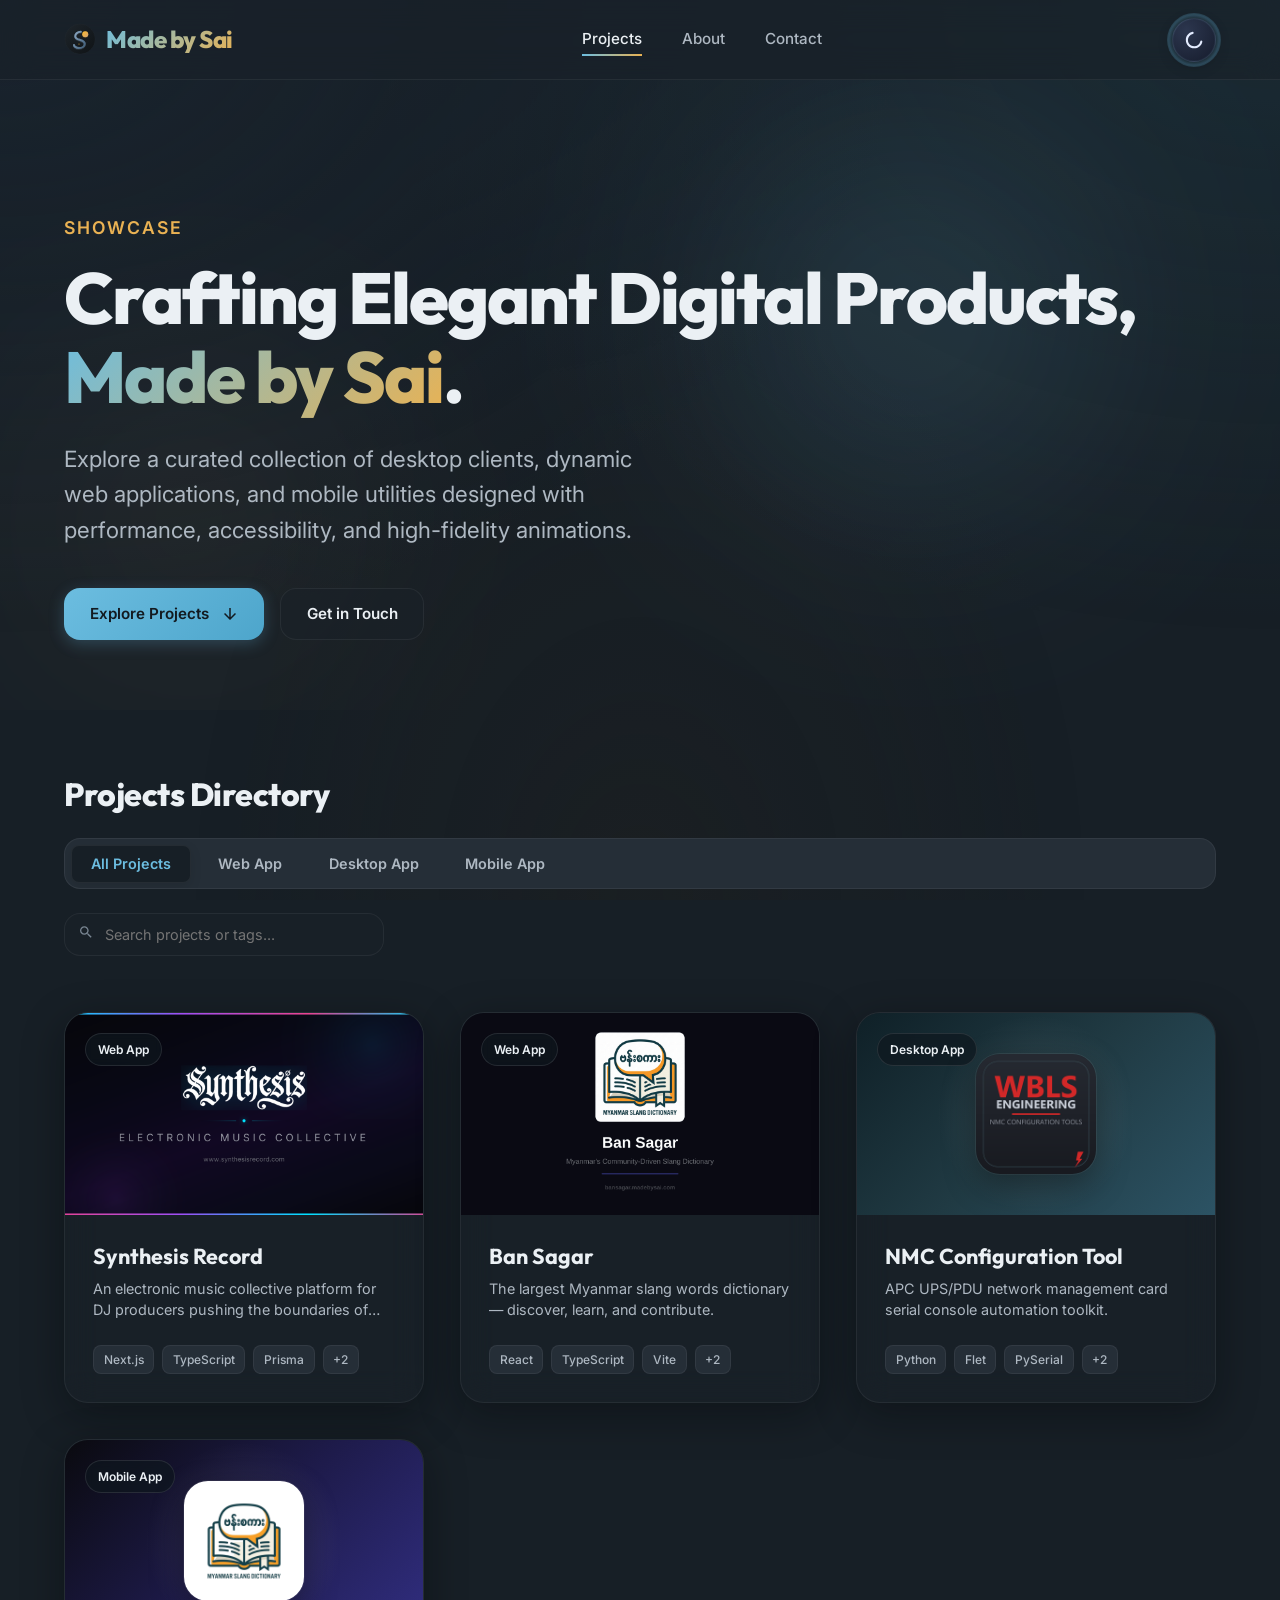
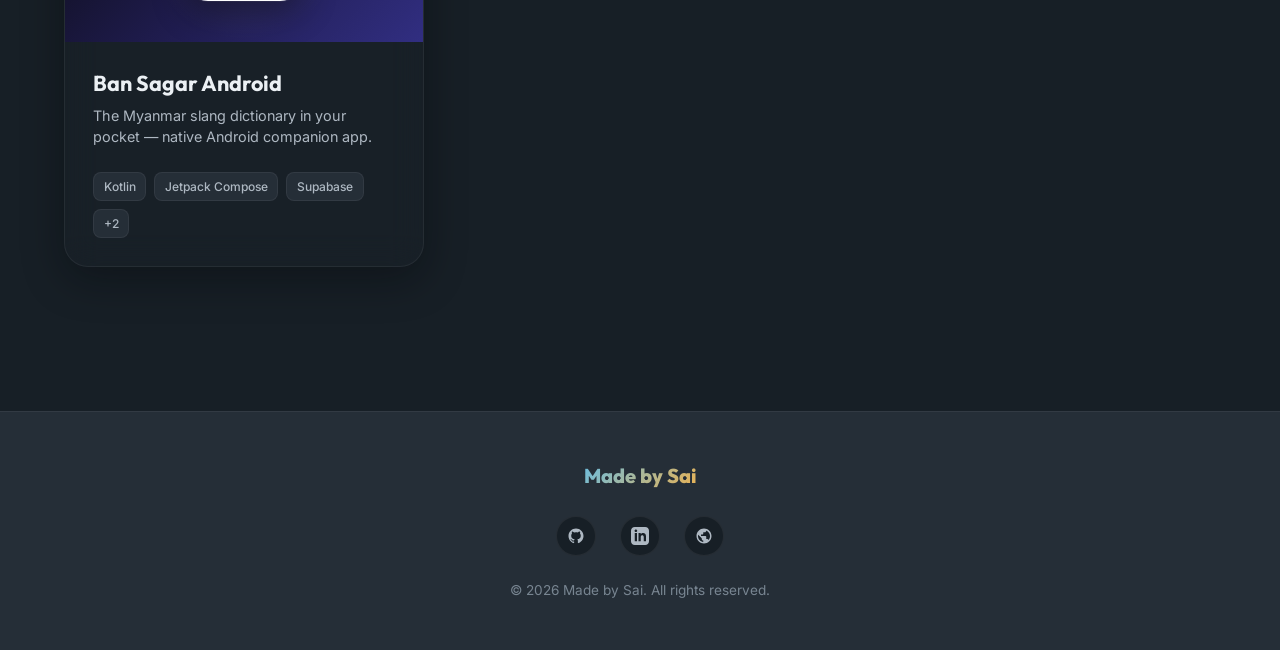
<file: index.html>
<!DOCTYPE html>
<html lang="en">
<head>
  <meta charset="UTF-8">
  <meta name="viewport" content="width=device-width, initial-scale=1.0">
  <title>Made by Sai | Project Gallery</title>
  <meta name="description" content="Explore a curated gallery of responsive apps, websites, and developer tools built with premium animations and modern aesthetics by Sai.">
  <meta name="keywords" content="Sai, portfolio, project gallery, made by sai, mobile apps, web apps, developer tools, custom software">
  <meta name="author" content="Sai Wai Hlyan Htun">
  <meta name="robots" content="index, follow, max-image-preview:large">
  <meta name="theme-color" content="#0a0f16">
  <link rel="canonical" href="https://madebysai.com/">

  <!-- Open Graph / Facebook -->
  <meta property="og:type" content="website">
  <meta property="og:site_name" content="Made by Sai">
  <meta property="og:url" content="https://madebysai.com/">
  <meta property="og:title" content="Made by Sai | Project Gallery">
  <meta property="og:description" content="Explore a curated gallery of responsive apps, websites, and developer tools built with premium animations and modern aesthetics by Sai.">
  <meta property="og:image" content="https://madebysai.com/assets/og-image.png">
  <meta property="og:image:width" content="1200">
  <meta property="og:image:height" content="630">
  <meta property="og:image:alt" content="Made by Sai — crafting elegant digital products">
  <meta property="og:locale" content="en_US">

  <!-- Twitter -->
  <meta name="twitter:card" content="summary_large_image">
  <meta name="twitter:url" content="https://madebysai.com/">
  <meta name="twitter:title" content="Made by Sai | Project Gallery">
  <meta name="twitter:description" content="Explore a curated gallery of responsive apps, websites, and developer tools built with premium animations and modern aesthetics by Sai.">
  <meta name="twitter:image" content="https://madebysai.com/assets/og-image.png">

  <!-- Favicon & Icons -->
  <link rel="icon" type="image/svg+xml" href="favicon.svg">
  <link rel="apple-touch-icon" href="assets/apple-touch-icon.png">
  <link rel="manifest" href="site.webmanifest">

  <!-- Structured Data -->
  <script type="application/ld+json">
  {
    "@context": "https://schema.org",
    "@graph": [
      {
        "@type": "WebSite",
        "@id": "https://madebysai.com/#website",
        "url": "https://madebysai.com/",
        "name": "Made by Sai",
        "description": "A curated gallery of web apps, desktop tools, and mobile applications crafted by Sai.",
        "publisher": { "@id": "https://madebysai.com/#person" }
      },
      {
        "@type": "Person",
        "@id": "https://madebysai.com/#person",
        "name": "Sai Wai Hlyan Htun",
        "alternateName": "Sai",
        "url": "https://madebysai.com/",
        "jobTitle": "Software Developer",
        "sameAs": [
          "https://github.com/swhn",
          "https://www.linkedin.com/in/saiwaihlyanhtun",
          "https://swhtun.com"
        ]
      }
    ]
  }
  </script>

  <!-- CSS Stylesheets -->
  <link rel="stylesheet" href="css/variables.css">
  <link rel="stylesheet" href="css/global.css">
  <link rel="stylesheet" href="css/animations.css">
  <link rel="stylesheet" href="css/home.css">
</head>
<body>

  <!-- Sticky Glassmorphic Navbar -->
  <header class="navbar">
    <div class="container navbar-container">
      <a href="index.html" class="logo" id="nav-logo">
        <img class="nav-logo-img" src="assets/logo.svg" alt="Made by Sai Logo">
        <span>Made by Sai</span>
      </a>
      
      <!-- Navigation Links -->
      <nav class="nav-links" id="nav-links">
        <a href="index.html" class="nav-link active" id="home-link">Projects</a>
        <a href="about.html" class="nav-link" id="about-link">About</a>
        <a href="contact.html" class="nav-link" id="contact-link">Contact</a>
      </nav>
      
      <!-- Navigation Actions -->
      <div class="nav-actions">
        <!-- Light / Dark Mode Toggle Button -->
        <button class="theme-toggle-btn" id="theme-toggle" aria-label="Toggle Theme">
          <!-- Sun Icon (shown in light mode) -->
          <svg class="sun-icon" viewBox="0 0 24 24">
            <path d="M12 7c-2.76 0-5 2.24-5 5s2.24 5 5 5 5-2.24 5-5-2.24-5-5-5zM2 13h2c.55 0 1-.45 1-1s-.45-1-1-1H2c-.55 0-1 .45-1 1s.45 1 1 1zm18 0h2c.55 0 1-.45 1-1s-.45-1-1-1h-2c-.55 0-1 .45-1 1s.45 1 1 1zM11 2v2c0 .55.45 1 1 1s1-.45 1-1V2c0-.55-.45-1-1-1s-1 .45-1 1zm0 18v2c0 .55.45 1 1 1s1-.45 1-1v-2c0-.55-.45-1-1-1s-1 .45-1 1zM5.99 4.58c-.39-.39-1.03-.39-1.41 0s-.39 1.03 0 1.41l1.06 1.06c.39.39 1.03.39 1.41 0s.39-1.03 0-1.41L5.99 4.58zm12.37 12.37c-.39-.39-1.03-.39-1.41 0s-.39 1.03 0 1.41l1.06 1.06c.39.39 1.03.39 1.41 0s.39-1.03 0-1.41l-1.06-1.06zm1.06-12.37c-.39-.39-1.03-.39-1.41 0l-1.06 1.06c-.39.39-.39 1.03 0 1.41s1.03.39 1.41 0l1.06-1.06c.39-.39.39-1.03 0-1.41zm-12.37 12.37c-.39-.39-1.03-.39-1.41 0l-1.06 1.06c-.39.39-.39 1.03 0 1.41s1.03.39 1.41 0l1.06-1.06c.39-.39.39-1.03 0-1.41z"/>
          </svg>
          <!-- Moon Icon (shown in dark mode) -->
          <svg class="moon-icon" viewBox="0 0 24 24">
            <path d="M12.3 22h-.1c-5.5 0-10-4.5-10-10 0-4.7 3.3-8.8 8-9.8.7-.1 1.3.4 1.4 1.1.1.7-.4 1.3-1.1 1.4-3.4.7-5.8 3.7-5.8 7.3 0 4.1 3.4 7.5 7.5 7.5 3.6 0 6.6-2.4 7.3-5.8.1-.7.8-1.2 1.4-1.1.7.1 1.2.8 1.1 1.4-.9 4.7-5 8-9.7 8z"/>
          </svg>
        </button>
        
        <!-- Mobile Menu Toggle Button -->
        <button class="menu-toggle" id="menu-toggle" aria-label="Open Mobile Menu">
          <span></span>
          <span></span>
          <span></span>
        </button>
      </div>
    </div>
  </header>

  <!-- Hero Section -->
  <section class="hero">
    <div class="storm-glow hero-glow-1"></div>
    <div class="storm-glow hero-glow-2"></div>
    
    <div class="container">
      <p class="hero-pretitle">Showcase</p>
      <h1 class="hero-title">Crafting Elegant Digital Products, <span>Made by Sai</span>.</h1>
      <p class="hero-subtitle">
        Explore a curated collection of desktop clients, dynamic web applications, and mobile utilities designed with performance, accessibility, and high-fidelity animations.
      </p>
      <div class="hero-ctas">
        <a href="#gallery-section" class="btn btn-primary btn-magnetic" id="btn-explore">
          Explore Projects
          <svg viewBox="0 0 24 24">
            <path d="M20 12l-1.41-1.41L13 16.17V4h-2v12.17l-5.58-5.59L4 12l8 8 8-8z"/>
          </svg>
        </a>
        <a href="contact.html" class="btn btn-secondary btn-magnetic" id="btn-get-in-touch">Get in Touch</a>
      </div>
    </div>
  </section>

  <!-- Gallery Section -->
  <section class="gallery-section" id="gallery-section">
    <div class="container">
      
      <!-- Toolbar controls for searching and tabs filtering -->
      <div class="gallery-header reveal">
        <h2 class="section-title">Projects Directory</h2>
        
        <div class="gallery-toolbar">
          <!-- Dynamic Tabs -->
          <div class="filter-tabs" id="filter-tabs">
            <!-- Loaded dynamically via home.js -->
          </div>
          
          <!-- Search Box -->
          <div class="search-wrapper">
            <input type="text" id="search-input" class="search-input" placeholder="Search projects or tags..." aria-label="Search Projects">
            <span class="search-icon">
              <svg viewBox="0 0 24 24">
                <path d="M15.5 14h-.79l-.28-.27C15.41 12.59 16 11.11 16 9.5 16 5.91 13.09 3 9.5 3S3 5.91 3 9.5 5.91 16 9.5 16c1.61 0 3.09-.59 4.23-1.57l.27.28v.79l5 4.99L20.49 19l-4.99-5zm-6 0C7.01 14 5 11.99 5 9.5S7.01 5 9.5 5 14 7.01 14 9.5 11.99 14 9.5 14z"/>
              </svg>
            </span>
          </div>
        </div>
      </div>
      
      <!-- Project Cards Grid -->
      <div class="projects-grid" id="projects-grid">
        <!-- Rendered dynamically via home.js -->
      </div>
      
    </div>
  </section>

  <!-- Footer -->
  <footer class="footer">
    <div class="container footer-container">
      <div class="footer-logo">
        <span>Made by Sai</span>
      </div>
      <div class="footer-socials">
        <a href="https://github.com/swhn" class="social-link" target="_blank" rel="noopener noreferrer" aria-label="GitHub">
          <svg viewBox="0 0 24 24">
            <path d="M12 2C6.477 2 2 6.477 2 12c0 4.42 2.865 8.166 6.839 9.489.5.092.682-.217.682-.482 0-.237-.008-.866-.013-1.7-2.782.603-3.369-1.34-3.369-1.34-.454-1.156-1.11-1.464-1.11-1.464-.908-.62.069-.608.069-.608 1.003.07 1.531 1.03 1.531 1.03.892 1.529 2.341 1.087 2.91.831.092-.646.35-1.086.636-1.336-2.22-.253-4.555-1.11-4.555-4.943 0-1.091.39-1.984 1.029-2.683-.103-.253-.446-1.27.098-2.647 0 0 .84-.269 2.75 1.025A9.564 9.564 0 0112 6.844c.85.004 1.705.115 2.504.337 1.909-1.294 2.747-1.025 2.747-1.025.546 1.377.203 2.394.1 2.647.64.699 1.028 1.592 1.028 2.683 0 3.842-2.339 4.687-4.566 4.935.359.309.678.919.678 1.852 0 1.336-.012 2.415-.012 2.743 0 .267.18.579.688.481C19.137 20.162 22 16.418 22 12c0-5.523-4.523-10-10-10z"/>
          </svg>
        </a>
        <a href="https://www.linkedin.com/in/saiwaihlyanhtun" class="social-link" target="_blank" rel="noopener noreferrer" aria-label="LinkedIn">
          <svg viewBox="0 0 24 24">
            <path d="M19 0h-14c-2.761 0-5 2.239-5 5v14c0 2.761 2.239 5 5 5h14c2.762 0 5-2.239 5-5v-14c0-2.761-2.238-5-5-5zm-11 19h-3v-11h3v11zm-1.5-12.268c-.966 0-1.75-.779-1.75-1.75s.784-1.75 1.75-1.75 1.75.779 1.75 1.75-.784 1.75-1.75 1.75zm13.5 12.268h-3v-5.604c0-3.368-4-3.113-4 0v5.604h-3v-11h3v1.765c1.396-2.586 7-2.777 7 2.476v6.759z"/>
          </svg>
        </a>
        <a href="https://swhtun.com" class="social-link" target="_blank" rel="noopener noreferrer" aria-label="Blog">
          <svg viewBox="0 0 24 24">
            <path d="M12 2C6.48 2 2 6.48 2 12s4.48 10 10 10 10-4.48 10-10S17.52 2 12 2zm-1 17.93c-3.95-.49-7-3.85-7-7.93 0-.62.08-1.21.21-1.79L9 15v1c0 1.1.9 2 2 2v1.93zm6.9-2.54c-.26-.81-1-1.39-1.9-1.39h-1v-3c0-.55-.45-1-1-1H8v-2h2c.55 0 1-.45 1-1V7h2c1.1 0 2-.9 2-2v-.41c2.93 1.19 5 4.06 5 7.41 0 2.08-.8 3.97-2.1 5.39z"/>
          </svg>
        </a>
      </div>
      <p class="copyright">&copy; <span id="current-year">2026</span> Made by Sai. All rights reserved.</p>
    </div>
  </footer>

  <!-- Scripts -->
  <script type="module" src="js/main.js"></script>
  <script type="module" src="js/home.js"></script>
  
  <script>
    // Automatically set copyright year
    document.getElementById('current-year').textContent = new Date().getFullYear();
  </script>
</body>
</html>
</file>
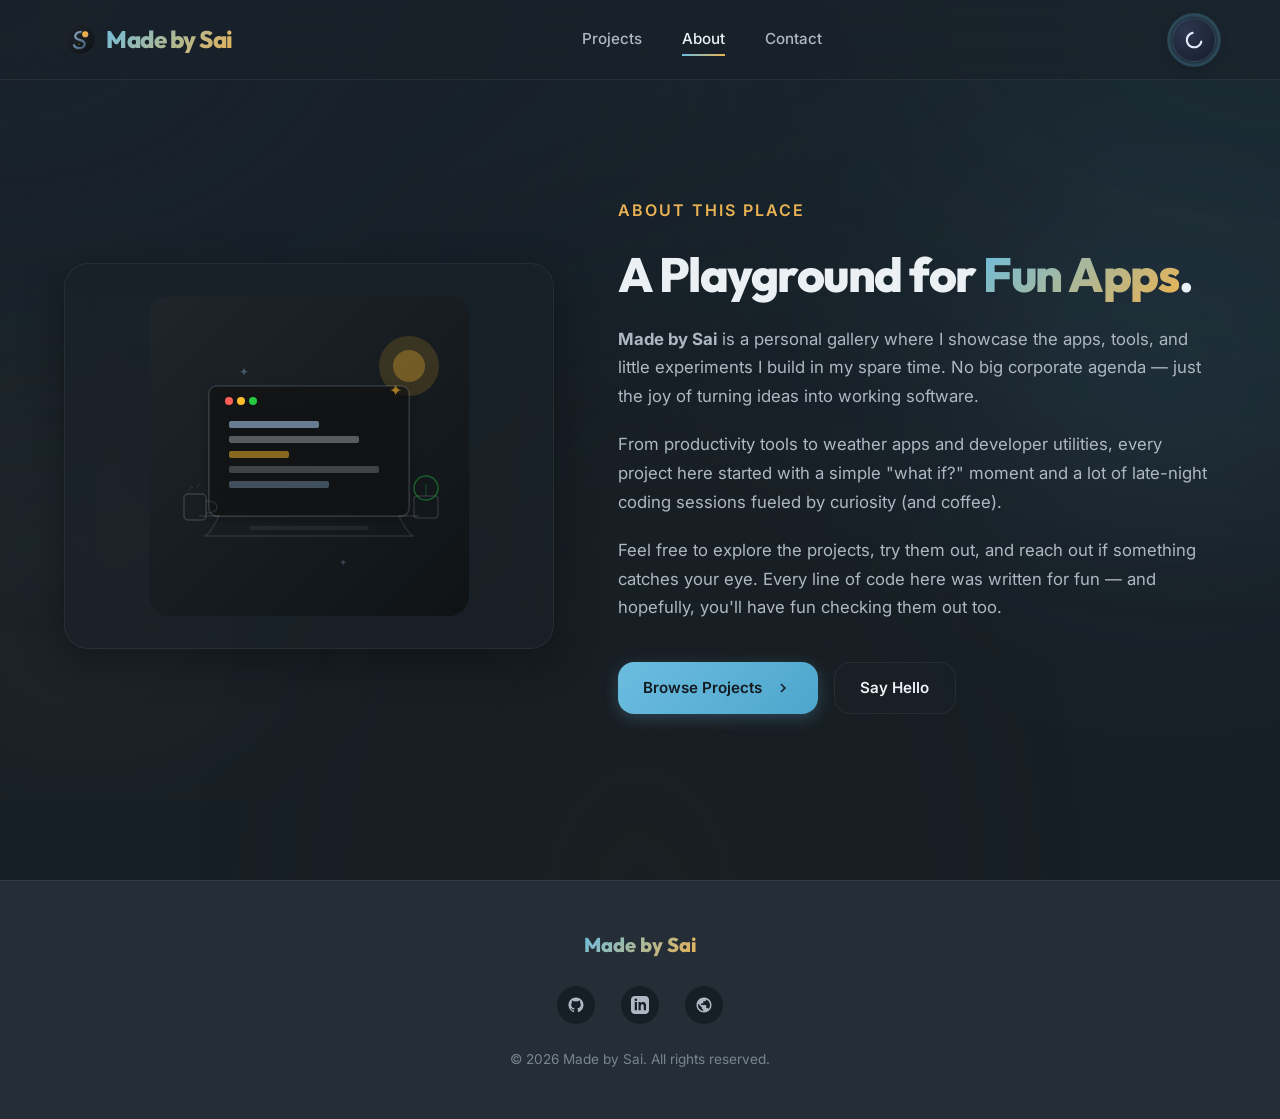
<file: about.html>
<!DOCTYPE html>
<html lang="en">
<head>
  <meta charset="UTF-8">
  <meta name="viewport" content="width=device-width, initial-scale=1.0">
  <title>About | Made by Sai</title>
  <meta name="description" content="Made by Sai is a personal showcase gallery of fun apps, tools, and experiments built by Sai for the love of creating.">
  <meta name="keywords" content="about Sai, developer, fun apps, indie developer, made by sai, project showcase">
  <meta name="author" content="Sai Wai Hlyan Htun">
  <meta name="robots" content="index, follow, max-image-preview:large">
  <meta name="theme-color" content="#0a0f16">
  <link rel="canonical" href="https://madebysai.com/about.html">

  <!-- Open Graph / Facebook -->
  <meta property="og:type" content="profile">
  <meta property="og:site_name" content="Made by Sai">
  <meta property="og:url" content="https://madebysai.com/about.html">
  <meta property="og:title" content="About | Made by Sai">
  <meta property="og:description" content="Made by Sai is a personal showcase gallery of fun apps, tools, and experiments built by Sai for the love of creating.">
  <meta property="og:image" content="https://madebysai.com/assets/og-image.png">
  <meta property="og:image:width" content="1200">
  <meta property="og:image:height" content="630">
  <meta property="og:image:alt" content="Made by Sai — crafting elegant digital products">
  <meta property="og:locale" content="en_US">

  <!-- Twitter -->
  <meta name="twitter:card" content="summary_large_image">
  <meta name="twitter:url" content="https://madebysai.com/about.html">
  <meta name="twitter:title" content="About | Made by Sai">
  <meta name="twitter:description" content="Made by Sai is a personal showcase gallery of fun apps, tools, and experiments built by Sai for the love of creating.">
  <meta name="twitter:image" content="https://madebysai.com/assets/og-image.png">

  <!-- Favicon & Icons -->
  <link rel="icon" type="image/svg+xml" href="favicon.svg">
  <link rel="apple-touch-icon" href="assets/apple-touch-icon.png">
  <link rel="manifest" href="site.webmanifest">

  <!-- Structured Data -->
  <script type="application/ld+json">
  {
    "@context": "https://schema.org",
    "@type": "ProfilePage",
    "mainEntity": {
      "@type": "Person",
      "name": "Sai Wai Hlyan Htun",
      "alternateName": "Sai",
      "url": "https://madebysai.com/",
      "jobTitle": "Software Developer",
      "sameAs": [
        "https://github.com/swhn",
        "https://www.linkedin.com/in/saiwaihlyanhtun",
        "https://swhtun.com"
      ]
    }
  }
  </script>

  <!-- CSS Stylesheets -->
  <link rel="stylesheet" href="css/variables.css">
  <link rel="stylesheet" href="css/global.css">
  <link rel="stylesheet" href="css/animations.css">
  <link rel="stylesheet" href="css/about.css">
</head>
<body>

  <!-- Sticky Glassmorphic Navbar -->
  <header class="navbar">
    <div class="container navbar-container">
      <a href="index.html" class="logo" id="nav-logo">
        <img class="nav-logo-img" src="assets/logo.svg" alt="Made by Sai Logo">
        <span>Made by Sai</span>
      </a>
      
      <!-- Navigation Links -->
      <nav class="nav-links" id="nav-links">
        <a href="index.html" class="nav-link" id="home-link">Projects</a>
        <a href="about.html" class="nav-link active" id="about-link">About</a>
        <a href="contact.html" class="nav-link" id="contact-link">Contact</a>
      </nav>
      
      <!-- Navigation Actions -->
      <div class="nav-actions">
        <button class="theme-toggle-btn" id="theme-toggle" aria-label="Toggle Theme">
          <svg class="sun-icon" viewBox="0 0 24 24">
            <path d="M12 7c-2.76 0-5 2.24-5 5s2.24 5 5 5 5-2.24 5-5-2.24-5-5-5zM2 13h2c.55 0 1-.45 1-1s-.45-1-1-1H2c-.55 0-1 .45-1 1s.45 1 1 1zm18 0h2c.55 0 1-.45 1-1s-.45-1-1-1h-2c-.55 0-1 .45-1 1s.45 1 1 1zM11 2v2c0 .55.45 1 1 1s1-.45 1-1V2c0-.55-.45-1-1-1s-1 .45-1 1zm0 18v2c0 .55.45 1 1 1s1-.45 1-1v-2c0-.55-.45-1-1-1s-1 .45-1 1zM5.99 4.58c-.39-.39-1.03-.39-1.41 0s-.39 1.03 0 1.41l1.06 1.06c.39.39 1.03.39 1.41 0s.39-1.03 0-1.41L5.99 4.58zm12.37 12.37c-.39-.39-1.03-.39-1.41 0s-.39 1.03 0 1.41l1.06 1.06c.39.39 1.03.39 1.41 0s.39-1.03 0-1.41l-1.06-1.06zm1.06-12.37c-.39-.39-1.03-.39-1.41 0l-1.06 1.06c-.39.39-.39 1.03 0 1.41s1.03.39 1.41 0l1.06-1.06c.39-.39.39-1.03 0-1.41zm-12.37 12.37c-.39-.39-1.03-.39-1.41 0l-1.06 1.06c-.39.39-.39 1.03 0 1.41s1.03.39 1.41 0l1.06-1.06c.39-.39.39-1.03 0-1.41z"/>
          </svg>
          <svg class="moon-icon" viewBox="0 0 24 24">
            <path d="M12.3 22h-.1c-5.5 0-10-4.5-10-10 0-4.7 3.3-8.8 8-9.8.7-.1 1.3.4 1.4 1.1.1.7-.4 1.3-1.1 1.4-3.4.7-5.8 3.7-5.8 7.3 0 4.1 3.4 7.5 7.5 7.5 3.6 0 6.6-2.4 7.3-5.8.1-.7.8-1.2 1.4-1.1.7.1 1.2.8 1.1 1.4-.9 4.7-5 8-9.7 8z"/>
          </svg>
        </button>
        
        <button class="menu-toggle" id="menu-toggle" aria-label="Open Mobile Menu">
          <span></span>
          <span></span>
          <span></span>
        </button>
      </div>
    </div>
  </header>

  <!-- About Section -->
  <section class="about-section">
    <div class="storm-glow about-glow-1"></div>
    <div class="storm-glow about-glow-2"></div>

    <div class="container about-grid">
      
      <!-- Left: Workstation Visual -->
      <div class="about-visual-card reveal">
        <svg xmlns="http://www.w3.org/2000/svg" viewBox="0 0 320 320">
          <defs>
            <linearGradient id="ab-grad" x1="0%" y1="0%" x2="100%" y2="100%">
              <stop offset="0%" stop-color="#1e252b" />
              <stop offset="100%" stop-color="#0f1316" />
            </linearGradient>
            <filter id="ab-shadow" x="-5%" y="-5%" width="110%" height="110%">
              <feDropShadow dx="0" dy="6" stdDeviation="10" flood-opacity="0.3"/>
            </filter>
          </defs>
          <!-- Base -->
          <rect width="320" height="320" rx="20" fill="url(#ab-grad)" />
          <circle cx="260" cy="70" r="30" fill="#fdbb2d" opacity="0.15" />
          <circle cx="260" cy="70" r="16" fill="#fdbb2d" opacity="0.3" />
          
          <!-- Laptop body -->
          <g filter="url(#ab-shadow)">
            <rect x="60" y="90" width="200" height="130" rx="8" fill="rgba(10, 15, 20, 0.7)" stroke="rgba(255,255,255,0.12)" stroke-width="1.5" />
            <circle cx="80" cy="105" r="4" fill="#ff5f56" />
            <circle cx="92" cy="105" r="4" fill="#ffbd2e" />
            <circle cx="104" cy="105" r="4" fill="#27c93f" />
            
            <!-- Code Lines -->
            <rect x="80" y="125" width="90" height="7" rx="2" fill="#8da9c4" opacity="0.7" />
            <rect x="80" y="140" width="130" height="7" rx="2" fill="white" opacity="0.3" />
            <rect x="80" y="155" width="60" height="7" rx="2" fill="#fdbb2d" opacity="0.5" />
            <rect x="80" y="170" width="150" height="7" rx="2" fill="white" opacity="0.2" />
            <rect x="80" y="185" width="100" height="7" rx="2" fill="#8da9c4" opacity="0.4" />
          </g>
          
          <!-- Laptop Base / Keyboard -->
          <path d="M 50,220 L 70,220 Q 60,240 55,240 L 265,240 Q 260,240 250,220 L 270,220" fill="none" stroke="rgba(255,255,255,0.1)" stroke-width="1.5" />
          <rect x="100" y="230" width="120" height="4" rx="2" fill="rgba(255,255,255,0.06)" />
          
          <!-- Coffee mug -->
          <rect x="35" y="198" width="22" height="26" rx="4" fill="none" stroke="rgba(255,255,255,0.15)" stroke-width="1.5" />
          <path d="M 57,205 Q 68,205 68,211 Q 68,217 57,217" fill="none" stroke="rgba(255,255,255,0.1)" stroke-width="1.5" />
          <!-- Steam lines -->
          <path d="M 40,195 Q 42,188 44,192" fill="none" stroke="rgba(255,255,255,0.08)" stroke-width="1" />
          <path d="M 48,193 Q 50,186 52,190" fill="none" stroke="rgba(255,255,255,0.08)" stroke-width="1" />
          
          <!-- Plant pot -->
          <rect x="265" y="200" width="24" height="22" rx="3" fill="none" stroke="rgba(255,255,255,0.12)" stroke-width="1.5" />
          <circle cx="277" cy="192" r="12" fill="none" stroke="#27c93f" stroke-width="1.5" opacity="0.4" />
          <line x1="277" y1="200" x2="277" y2="188" stroke="#27c93f" stroke-width="1" opacity="0.3" />
          
          <!-- Fun sparkle stars -->
          <text x="240" y="100" font-family="'Outfit', sans-serif" font-size="16" fill="#fdbb2d" opacity="0.6">✦</text>
          <text x="90" y="80" font-family="'Outfit', sans-serif" font-size="12" fill="#8da9c4" opacity="0.4">✦</text>
          <text x="190" y="270" font-family="'Outfit', sans-serif" font-size="10" fill="#8da9c4" opacity="0.3">✦</text>
        </svg>
      </div>
      
      <!-- Right: Text Content -->
      <div class="about-content-card reveal reveal-delay-1">
        <p class="about-pretitle">About This Place</p>
        <h1 class="about-title">A Playground for <span>Fun Apps</span>.</h1>
        <div class="about-text">
          <p>
            <strong>Made by Sai</strong> is a personal gallery where I showcase the apps, tools, and little experiments I build in my spare time. No big corporate agenda &mdash; just the joy of turning ideas into working software.
          </p>
          <p>
            From productivity tools to weather apps and developer utilities, every project here started with a simple "what if?" moment and a lot of late-night coding sessions fueled by curiosity (and coffee).
          </p>
          <p>
            Feel free to explore the projects, try them out, and reach out if something catches your eye. Every line of code here was written for fun &mdash; and hopefully, you'll have fun checking them out too.
          </p>
        </div>
        <div class="about-ctas">
          <a href="index.html" class="btn btn-primary btn-magnetic" id="btn-browse">
            Browse Projects
            <svg viewBox="0 0 24 24"><path d="M10 6L8.59 7.41 13.17 12l-4.58 4.59L10 18l6-6z"/></svg>
          </a>
          <a href="contact.html" class="btn btn-secondary btn-magnetic" id="btn-say-hi">Say Hello</a>
        </div>
      </div>
      
    </div>
  </section>

  <!-- Footer -->
  <footer class="footer">
    <div class="container footer-container">
      <div class="footer-logo">
        <span>Made by Sai</span>
      </div>
      <div class="footer-socials">
        <a href="https://github.com/swhn" class="social-link" target="_blank" rel="noopener noreferrer" aria-label="GitHub">
          <svg viewBox="0 0 24 24"><path d="M12 2C6.477 2 2 6.477 2 12c0 4.42 2.865 8.166 6.839 9.489.5.092.682-.217.682-.482 0-.237-.008-.866-.013-1.7-2.782.603-3.369-1.34-3.369-1.34-.454-1.156-1.11-1.464-1.11-1.464-.908-.62.069-.608.069-.608 1.003.07 1.531 1.03 1.531 1.03.892 1.529 2.341 1.087 2.91.831.092-.646.35-1.086.636-1.336-2.22-.253-4.555-1.11-4.555-4.943 0-1.091.39-1.984 1.029-2.683-.103-.253-.446-1.27.098-2.647 0 0 .84-.269 2.75 1.025A9.564 9.564 0 0112 6.844c.85.004 1.705.115 2.504.337 1.909-1.294 2.747-1.025 2.747-1.025.546 1.377.203 2.394.1 2.647.64.699 1.028 1.592 1.028 2.683 0 3.842-2.339 4.687-4.566 4.935.359.309.678.919.678 1.852 0 1.336-.012 2.415-.012 2.743 0 .267.18.579.688.481C19.137 20.162 22 16.418 22 12c0-5.523-4.523-10-10-10z"/></svg>
        </a>
        <a href="https://www.linkedin.com/in/saiwaihlyanhtun" class="social-link" target="_blank" rel="noopener noreferrer" aria-label="LinkedIn">
          <svg viewBox="0 0 24 24"><path d="M19 0h-14c-2.761 0-5 2.239-5 5v14c0 2.761 2.239 5 5 5h14c2.762 0 5-2.239 5-5v-14c0-2.761-2.238-5-5-5zm-11 19h-3v-11h3v11zm-1.5-12.268c-.966 0-1.75-.779-1.75-1.75s.784-1.75 1.75-1.75 1.75.779 1.75 1.75-.784 1.75-1.75 1.75zm13.5 12.268h-3v-5.604c0-3.368-4-3.113-4 0v5.604h-3v-11h3v1.765c1.396-2.586 7-2.777 7 2.476v6.759z"/></svg>
        </a>
        <a href="https://swhtun.com" class="social-link" target="_blank" rel="noopener noreferrer" aria-label="Blog">
          <svg viewBox="0 0 24 24"><path d="M12 2C6.48 2 2 6.48 2 12s4.48 10 10 10 10-4.48 10-10S17.52 2 12 2zm-1 17.93c-3.95-.49-7-3.85-7-7.93 0-.62.08-1.21.21-1.79L9 15v1c0 1.1.9 2 2 2v1.93zm6.9-2.54c-.26-.81-1-1.39-1.9-1.39h-1v-3c0-.55-.45-1-1-1H8v-2h2c.55 0 1-.45 1-1V7h2c1.1 0 2-.9 2-2v-.41c2.93 1.19 5 4.06 5 7.41 0 2.08-.8 3.97-2.1 5.39z"/></svg>
        </a>
      </div>
      <p class="copyright">&copy; <span id="current-year">2026</span> Made by Sai. All rights reserved.</p>
    </div>
  </footer>

  <!-- Scripts -->
  <script type="module" src="js/main.js"></script>
  <script>
    document.getElementById('current-year').textContent = new Date().getFullYear();
  </script>
</body>
</html>
</file>
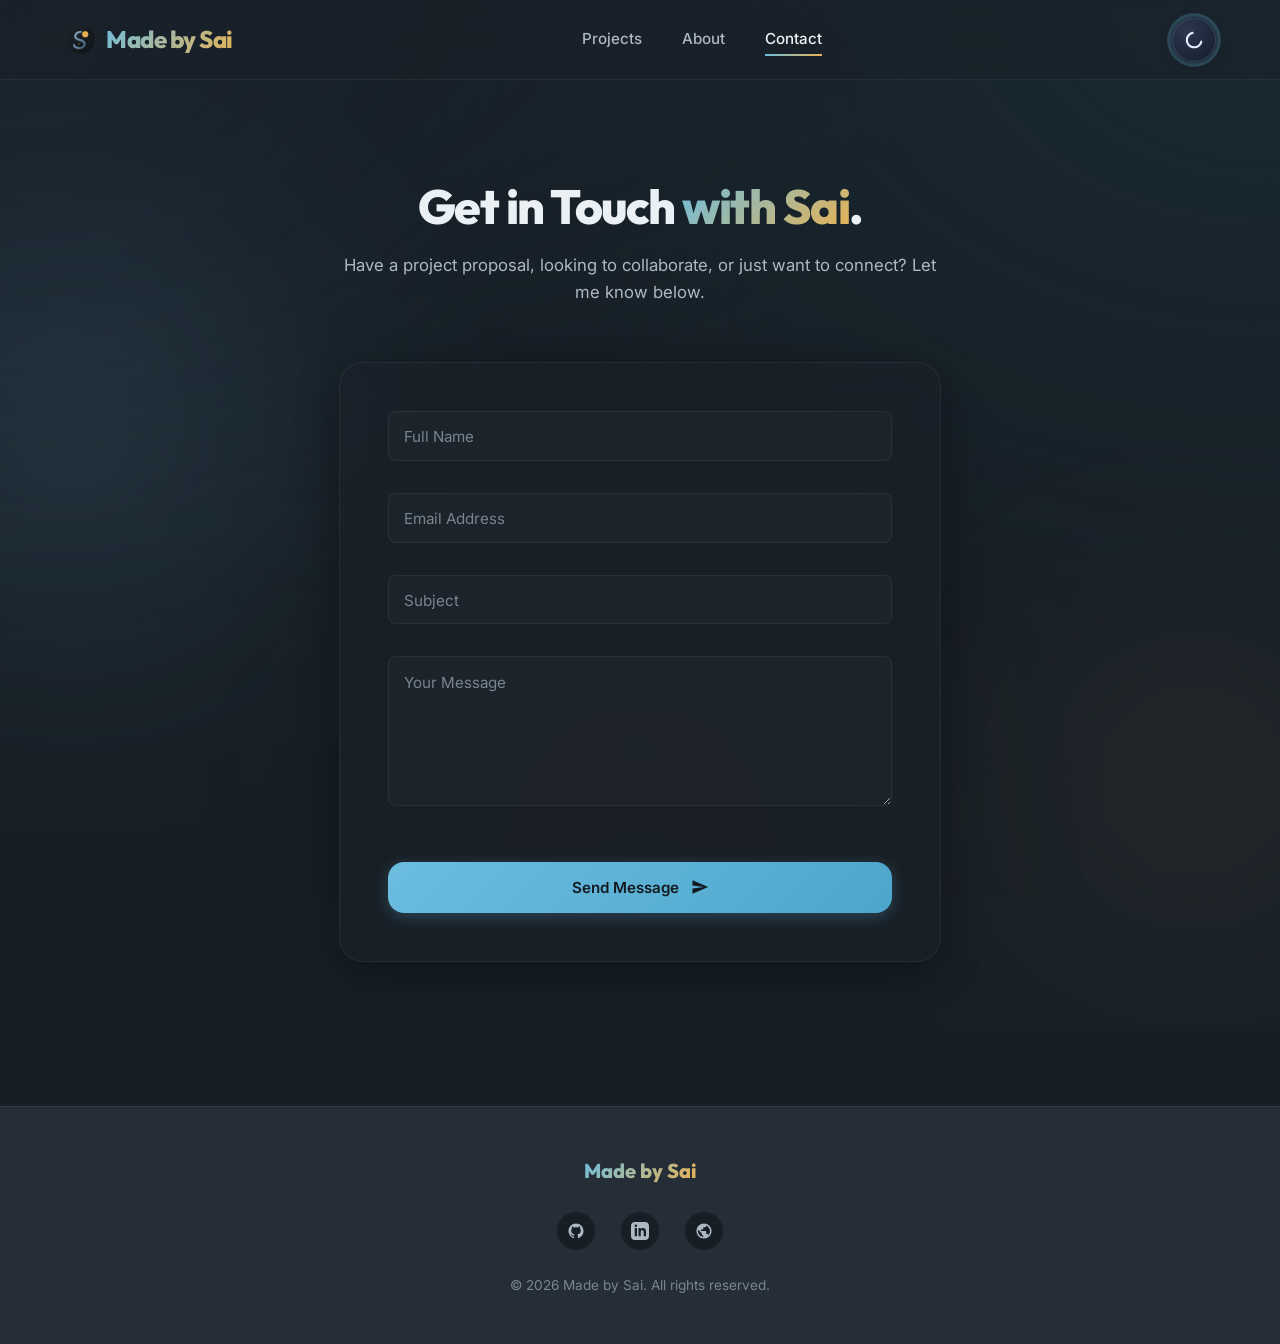
<file: contact.html>
<!DOCTYPE html>
<html lang="en">
<head>
  <meta charset="UTF-8">
  <meta name="viewport" content="width=device-width, initial-scale=1.0">
  <title>Contact Sai | Made by Sai</title>
  <meta name="description" content="Reach out to Sai for application development, contract inquiries, or collaborative opportunities. Send a message directly.">
  <meta name="keywords" content="contact Sai, contact developer, hire developer, contract inquiries, made by sai">
  <meta name="author" content="Sai Wai Hlyan Htun">
  <meta name="robots" content="index, follow, max-image-preview:large">
  <meta name="theme-color" content="#0a0f16">
  <link rel="canonical" href="https://madebysai.com/contact.html">

  <!-- Open Graph / Facebook -->
  <meta property="og:type" content="website">
  <meta property="og:site_name" content="Made by Sai">
  <meta property="og:url" content="https://madebysai.com/contact.html">
  <meta property="og:title" content="Contact Sai | Made by Sai">
  <meta property="og:description" content="Reach out to Sai for application development, contract inquiries, or collaborative opportunities. Send a message directly.">
  <meta property="og:image" content="https://madebysai.com/assets/og-image.png">
  <meta property="og:image:width" content="1200">
  <meta property="og:image:height" content="630">
  <meta property="og:image:alt" content="Made by Sai — crafting elegant digital products">
  <meta property="og:locale" content="en_US">

  <!-- Twitter -->
  <meta name="twitter:card" content="summary_large_image">
  <meta name="twitter:url" content="https://madebysai.com/contact.html">
  <meta name="twitter:title" content="Contact Sai | Made by Sai">
  <meta name="twitter:description" content="Reach out to Sai for application development, contract inquiries, or collaborative opportunities. Send a message directly.">
  <meta name="twitter:image" content="https://madebysai.com/assets/og-image.png">

  <!-- Favicon & Icons -->
  <link rel="icon" type="image/svg+xml" href="favicon.svg">
  <link rel="apple-touch-icon" href="assets/apple-touch-icon.png">
  <link rel="manifest" href="site.webmanifest">

  <!-- Structured Data -->
  <script type="application/ld+json">
  {
    "@context": "https://schema.org",
    "@type": "ContactPage",
    "url": "https://madebysai.com/contact.html",
    "name": "Contact Sai",
    "mainEntity": {
      "@type": "Person",
      "name": "Sai Wai Hlyan Htun",
      "url": "https://madebysai.com/",
      "sameAs": [
        "https://github.com/swhn",
        "https://www.linkedin.com/in/saiwaihlyanhtun",
        "https://swhtun.com"
      ]
    }
  }
  </script>

  <!-- CSS Stylesheets -->
  <link rel="stylesheet" href="css/variables.css">
  <link rel="stylesheet" href="css/global.css">
  <link rel="stylesheet" href="css/animations.css">
  <link rel="stylesheet" href="css/contact.css">
</head>
<body>

  <!-- Sticky Glassmorphic Navbar -->
  <header class="navbar">
    <div class="container navbar-container">
      <a href="index.html" class="logo" id="nav-logo">
        <img class="nav-logo-img" src="assets/logo.svg" alt="Made by Sai Logo">
        <span>Made by Sai</span>
      </a>
      
      <!-- Navigation Links -->
      <nav class="nav-links" id="nav-links">
        <a href="index.html" class="nav-link" id="home-link">Projects</a>
        <a href="about.html" class="nav-link" id="about-link">About</a>
        <a href="contact.html" class="nav-link active" id="contact-link">Contact</a>
      </nav>
      
      <!-- Navigation Actions -->
      <div class="nav-actions">
        <!-- Light / Dark Mode Toggle Button -->
        <button class="theme-toggle-btn" id="theme-toggle" aria-label="Toggle Theme">
          <!-- Sun Icon (shown in light mode) -->
          <svg class="sun-icon" viewBox="0 0 24 24">
            <path d="M12 7c-2.76 0-5 2.24-5 5s2.24 5 5 5 5-2.24 5-5-2.24-5-5-5zM2 13h2c.55 0 1-.45 1-1s-.45-1-1-1H2c-.55 0-1 .45-1 1s.45 1 1 1zm18 0h2c.55 0 1-.45 1-1s-.45-1-1-1h-2c-.55 0-1 .45-1 1s.45 1 1 1zM11 2v2c0 .55.45 1 1 1s1-.45 1-1V2c0-.55-.45-1-1-1s-1 .45-1 1zm0 18v2c0 .55.45 1 1 1s1-.45 1-1v-2c0-.55-.45-1-1-1s-1 .45-1 1zM5.99 4.58c-.39-.39-1.03-.39-1.41 0s-.39 1.03 0 1.41l1.06 1.06c.39.39 1.03.39 1.41 0s.39-1.03 0-1.41L5.99 4.58zm12.37 12.37c-.39-.39-1.03-.39-1.41 0s-.39 1.03 0 1.41l1.06 1.06c.39.39 1.03.39 1.41 0s.39-1.03 0-1.41l-1.06-1.06zm1.06-12.37c-.39-.39-1.03-.39-1.41 0l-1.06 1.06c-.39.39-.39 1.03 0 1.41s1.03.39 1.41 0l1.06-1.06c.39-.39.39-1.03 0-1.41zm-12.37 12.37c-.39-.39-1.03-.39-1.41 0l-1.06 1.06c-.39.39-.39 1.03 0 1.41s1.03.39 1.41 0l1.06-1.06c.39-.39.39-1.03 0-1.41z"/>
          </svg>
          <!-- Moon Icon (shown in dark mode) -->
          <svg class="moon-icon" viewBox="0 0 24 24">
            <path d="M12.3 22h-.1c-5.5 0-10-4.5-10-10 0-4.7 3.3-8.8 8-9.8.7-.1 1.3.4 1.4 1.1.1.7-.4 1.3-1.1 1.4-3.4.7-5.8 3.7-5.8 7.3 0 4.1 3.4 7.5 7.5 7.5 3.6 0 6.6-2.4 7.3-5.8.1-.7.8-1.2 1.4-1.1.7.1 1.2.8 1.1 1.4-.9 4.7-5 8-9.7 8z"/>
          </svg>
        </button>
        
        <!-- Mobile Menu Toggle Button -->
        <button class="menu-toggle" id="menu-toggle" aria-label="Open Mobile Menu">
          <span></span>
          <span></span>
          <span></span>
        </button>
      </div>
    </div>
  </header>

  <!-- Contact Form Section -->
  <section class="contact-section">
    <div class="storm-glow contact-glow-1"></div>
    <div class="storm-glow contact-glow-2"></div>
    
    <div class="container contact-container">
      
      <div class="contact-header reveal">
        <h1 class="contact-title">Get in Touch <span>with Sai</span>.</h1>
        <p class="contact-subtitle">
          Have a project proposal, looking to collaborate, or just want to connect? Let me know below.
        </p>
      </div>
      
      <!-- Main Contact Form Card -->
      <div class="contact-form-card" id="form-card">
        <form class="contact-form" id="contact-form">
          
          <!-- Full Name -->
          <div class="input-group">
            <input type="text" id="form-name" class="input-field" placeholder=" " required autocomplete="name">
            <label for="form-name">Full Name</label>
          </div>
          
          <!-- Email Address -->
          <div class="input-group">
            <input type="email" id="form-email" class="input-field" placeholder=" " required autocomplete="email">
            <label for="form-email">Email Address</label>
          </div>
          
          <!-- Subject -->
          <div class="input-group">
            <input type="text" id="form-subject" class="input-field" placeholder=" " required>
            <label for="form-subject">Subject</label>
          </div>
          
          <!-- Message -->
          <div class="input-group">
            <textarea id="form-message" class="input-field" placeholder=" " required></textarea>
            <label for="form-message">Your Message</label>
          </div>
          
          <!-- Submit Button -->
          <button type="submit" class="btn btn-primary btn-submit btn-magnetic" id="btn-submit">
            Send Message
            <svg viewBox="0 0 24 24">
              <path d="M2.01 21L23 12 2.01 3 2 10l15 2-15 2z"/>
            </svg>
          </button>
          
        </form>
      </div>
      
      <!-- Submission Confirmation Card (Hidden by default) -->
      <div class="contact-form-card form-success-message" id="success-card">
        <svg viewBox="0 0 24 24">
          <path d="M12 2C6.48 2 2 6.48 2 12s4.48 10 10 10 10-4.48 10-10S17.52 2 12 2zm-2 15l-5-5 1.41-1.41L10 14.17l7.59-7.59L19 8l-9 9z"/>
        </svg>
        <h3>Message Sent!</h3>
        <p>
          Thank you for reaching out. Sai has received your message and will respond within 24 hours.
        </p>
        <a href="index.html" class="btn btn-primary btn-magnetic" id="btn-success-back">Back to Directory</a>
      </div>
      
    </div>
  </section>

  <!-- Footer -->
  <footer class="footer">
    <div class="container footer-container">
      <div class="footer-logo">
        <span>Made by Sai</span>
      </div>
      <div class="footer-socials">
        <a href="https://github.com/swhn" class="social-link" target="_blank" rel="noopener noreferrer" aria-label="GitHub">
          <svg viewBox="0 0 24 24">
            <path d="M12 2C6.477 2 2 6.477 2 12c0 4.42 2.865 8.166 6.839 9.489.5.092.682-.217.682-.482 0-.237-.008-.866-.013-1.7-2.782.603-3.369-1.34-3.369-1.34-.454-1.156-1.11-1.464-1.11-1.464-.908-.62.069-.608.069-.608 1.003.07 1.531 1.03 1.531 1.03.892 1.529 2.341 1.087 2.91.831.092-.646.35-1.086.636-1.336-2.22-.253-4.555-1.11-4.555-4.943 0-1.091.39-1.984 1.029-2.683-.103-.253-.446-1.27.098-2.647 0 0 .84-.269 2.75 1.025A9.564 9.564 0 0112 6.844c.85.004 1.705.115 2.504.337 1.909-1.294 2.747-1.025 2.747-1.025.546 1.377.203 2.394.1 2.647.64.699 1.028 1.592 1.028 2.683 0 3.842-2.339 4.687-4.566 4.935.359.309.678.919.678 1.852 0 1.336-.012 2.415-.012 2.743 0 .267.18.579.688.481C19.137 20.162 22 16.418 22 12c0-5.523-4.523-10-10-10z"/>
          </svg>
        </a>
        <a href="https://www.linkedin.com/in/saiwaihlyanhtun" class="social-link" target="_blank" rel="noopener noreferrer" aria-label="LinkedIn">
          <svg viewBox="0 0 24 24">
            <path d="M19 0h-14c-2.761 0-5 2.239-5 5v14c0 2.761 2.239 5 5 5h14c2.762 0 5-2.239 5-5v-14c0-2.761-2.238-5-5-5zm-11 19h-3v-11h3v11zm-1.5-12.268c-.966 0-1.75-.779-1.75-1.75s.784-1.75 1.75-1.75 1.75.779 1.75 1.75-.784 1.75-1.75 1.75zm13.5 12.268h-3v-5.604c0-3.368-4-3.113-4 0v5.604h-3v-11h3v1.765c1.396-2.586 7-2.777 7 2.476v6.759z"/>
          </svg>
        </a>
        <a href="https://swhtun.com" class="social-link" target="_blank" rel="noopener noreferrer" aria-label="Blog">
          <svg viewBox="0 0 24 24">
            <path d="M12 2C6.48 2 2 6.48 2 12s4.48 10 10 10 10-4.48 10-10S17.52 2 12 2zm-1 17.93c-3.95-.49-7-3.85-7-7.93 0-.62.08-1.21.21-1.79L9 15v1c0 1.1.9 2 2 2v1.93zm6.9-2.54c-.26-.81-1-1.39-1.9-1.39h-1v-3c0-.55-.45-1-1-1H8v-2h2c.55 0 1-.45 1-1V7h2c1.1 0 2-.9 2-2v-.41c2.93 1.19 5 4.06 5 7.41 0 2.08-.8 3.97-2.1 5.39z"/>
          </svg>
        </a>
      </div>
      <p class="copyright">&copy; <span id="current-year">2026</span> Made by Sai. All rights reserved.</p>
    </div>
  </footer>

  <!-- Scripts -->
  <script type="module" src="js/main.js"></script>
  <script type="module" src="js/contact.js"></script>
  
  <script>
    document.getElementById('current-year').textContent = new Date().getFullYear();
  </script>
</body>
</html>
</file>
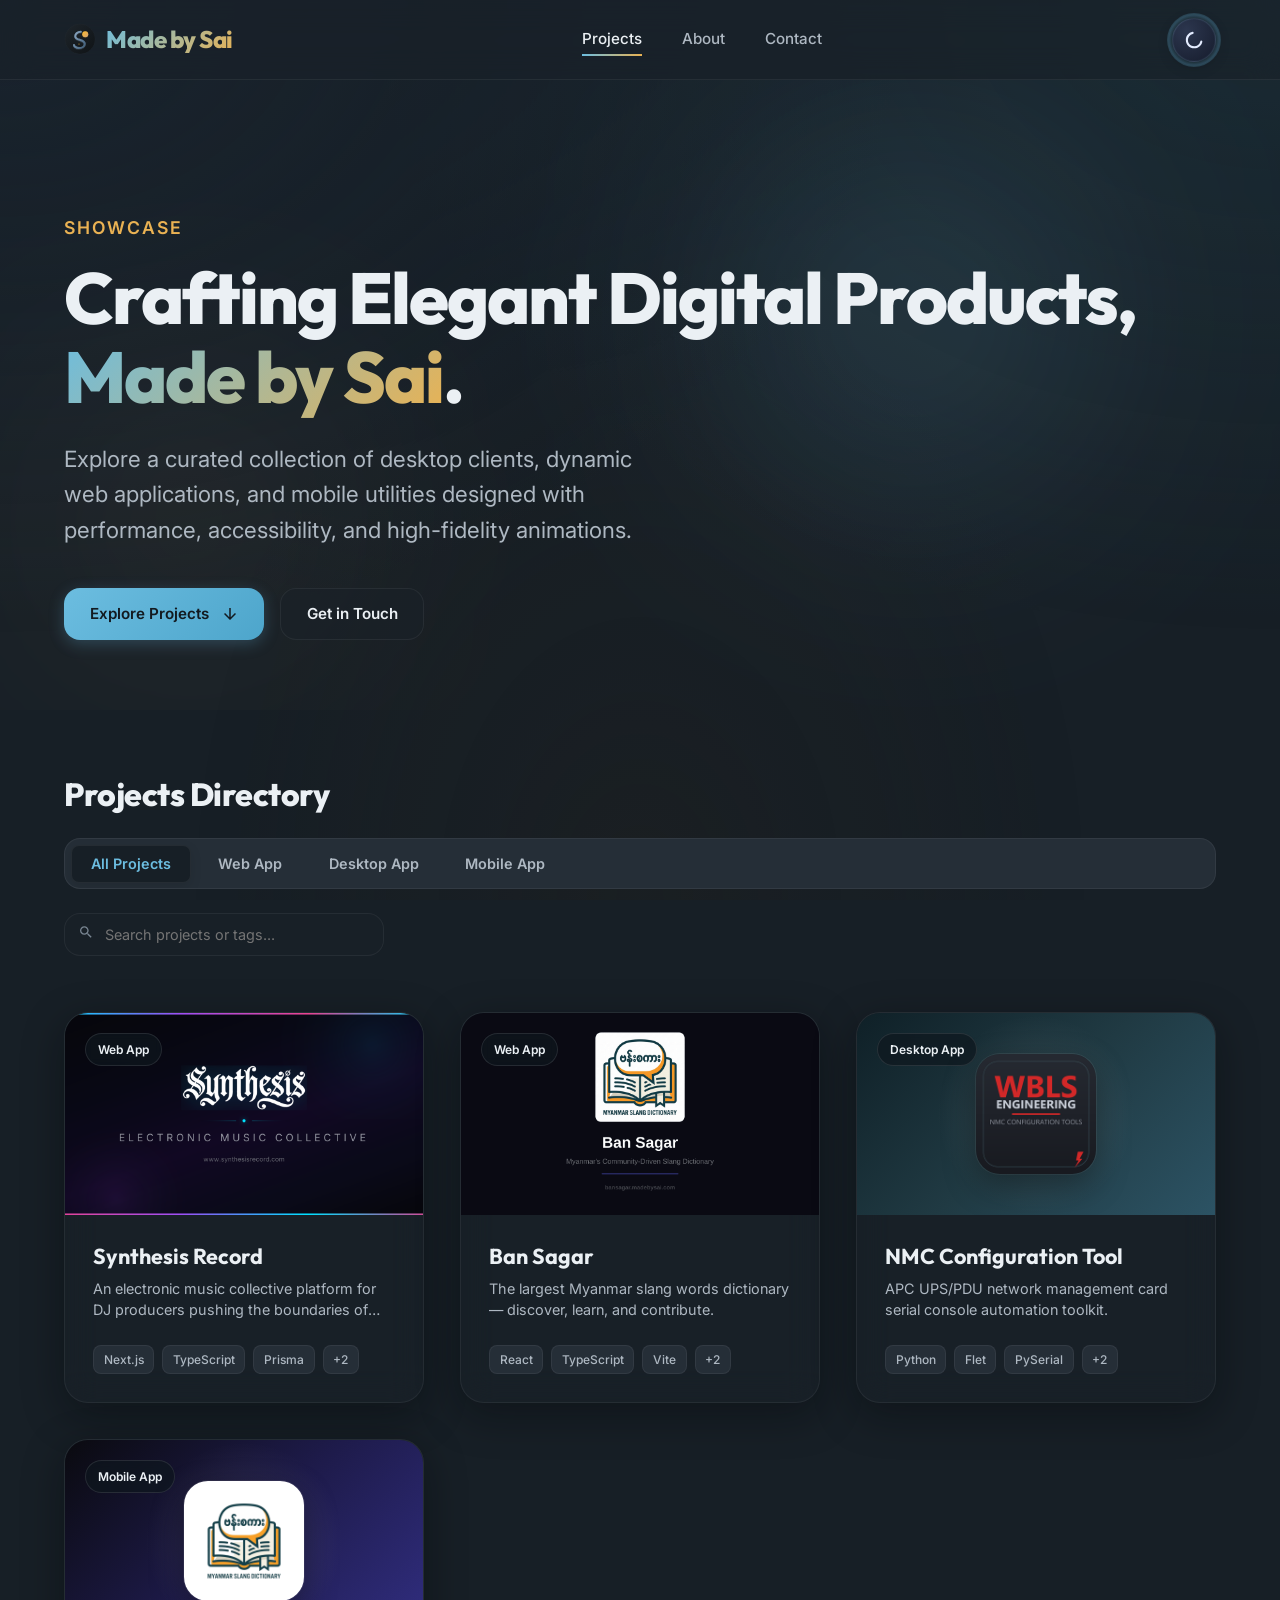
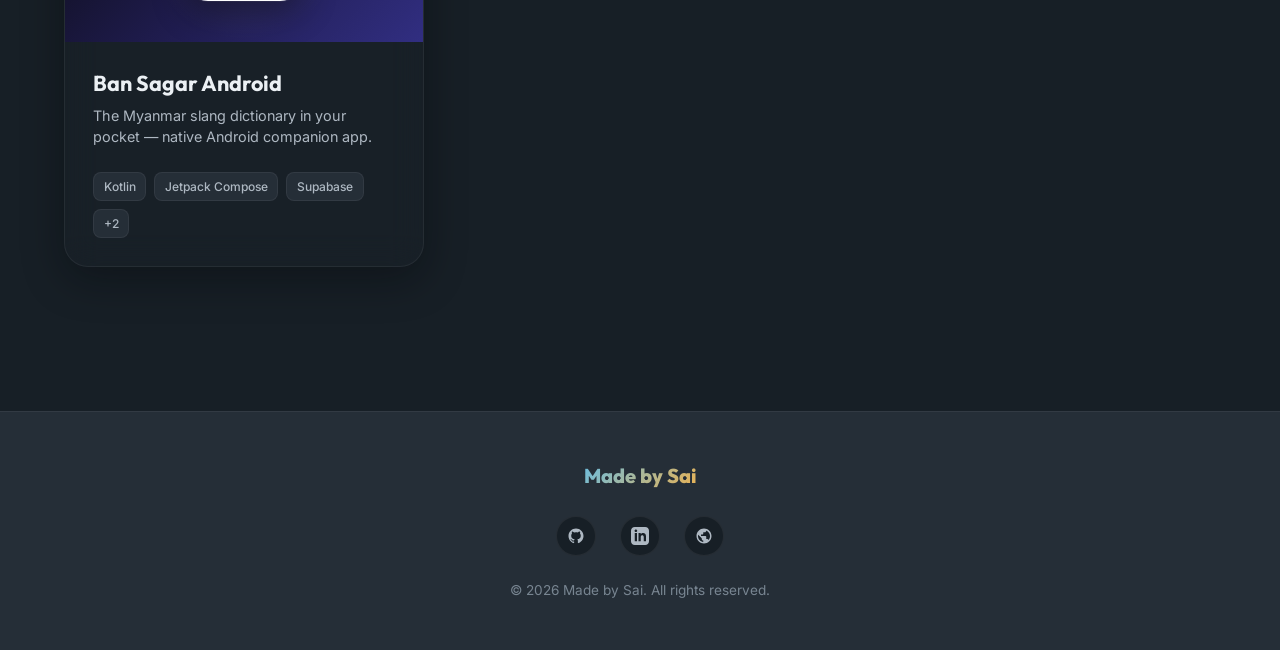
<file: project.html>
<!DOCTYPE html>
<html lang="en">
<head>
  <meta charset="UTF-8">
  <meta name="viewport" content="width=device-width, initial-scale=1.0">
  <title>Project Details | Made by Sai</title>
  <meta name="description" content="View detailed project descriptions, technical specifications, custom launch links, and high-fidelity product interface screenshots.">
  <meta name="author" content="Sai Wai Hlyan Htun">
  <meta name="robots" content="index, follow, max-image-preview:large">
  <meta name="theme-color" content="#0a0f16">
  <!-- Canonical and social tags are set dynamically per project by js/project.js -->
  <meta property="og:site_name" content="Made by Sai">

  <!-- Favicon & Icons -->
  <link rel="icon" type="image/svg+xml" href="favicon.svg">
  <link rel="apple-touch-icon" href="assets/apple-touch-icon.png">
  <link rel="manifest" href="site.webmanifest">

  <!-- CSS Stylesheets -->
  <link rel="stylesheet" href="css/variables.css">
  <link rel="stylesheet" href="css/global.css">
  <link rel="stylesheet" href="css/animations.css">
  <link rel="stylesheet" href="css/project.css">
</head>
<body>

  <!-- Sticky Glassmorphic Navbar -->
  <header class="navbar">
    <div class="container navbar-container">
      <a href="index.html" class="logo" id="nav-logo">
        <img class="nav-logo-img" src="assets/logo.svg" alt="Made by Sai Logo">
        <span>Made by Sai</span>
      </a>
      
      <!-- Navigation Links -->
      <nav class="nav-links" id="nav-links">
        <a href="index.html" class="nav-link" id="home-link">Projects</a>
        <a href="about.html" class="nav-link" id="about-link">About</a>
        <a href="contact.html" class="nav-link" id="contact-link">Contact</a>
      </nav>
      
      <!-- Navigation Actions -->
      <div class="nav-actions">
        <!-- Light / Dark Mode Toggle Button -->
        <button class="theme-toggle-btn" id="theme-toggle" aria-label="Toggle Theme">
          <!-- Sun Icon (shown in light mode) -->
          <svg class="sun-icon" viewBox="0 0 24 24">
            <path d="M12 7c-2.76 0-5 2.24-5 5s2.24 5 5 5 5-2.24 5-5-2.24-5-5-5zM2 13h2c.55 0 1-.45 1-1s-.45-1-1-1H2c-.55 0-1 .45-1 1s.45 1 1 1zm18 0h2c.55 0 1-.45 1-1s-.45-1-1-1h-2c-.55 0-1 .45-1 1s.45 1 1 1zM11 2v2c0 .55.45 1 1 1s1-.45 1-1V2c0-.55-.45-1-1-1s-1 .45-1 1zm0 18v2c0 .55.45 1 1 1s1-.45 1-1v-2c0-.55-.45-1-1-1s-1 .45-1 1zM5.99 4.58c-.39-.39-1.03-.39-1.41 0s-.39 1.03 0 1.41l1.06 1.06c.39.39 1.03.39 1.41 0s.39-1.03 0-1.41L5.99 4.58zm12.37 12.37c-.39-.39-1.03-.39-1.41 0s-.39 1.03 0 1.41l1.06 1.06c.39.39 1.03.39 1.41 0s.39-1.03 0-1.41l-1.06-1.06zm1.06-12.37c-.39-.39-1.03-.39-1.41 0l-1.06 1.06c-.39.39-.39 1.03 0 1.41s1.03.39 1.41 0l1.06-1.06c.39-.39.39-1.03 0-1.41zm-12.37 12.37c-.39-.39-1.03-.39-1.41 0l-1.06 1.06c-.39.39-.39 1.03 0 1.41s1.03.39 1.41 0l1.06-1.06c.39-.39.39-1.03 0-1.41z"/>
          </svg>
          <!-- Moon Icon (shown in dark mode) -->
          <svg class="moon-icon" viewBox="0 0 24 24">
            <path d="M12.3 22h-.1c-5.5 0-10-4.5-10-10 0-4.7 3.3-8.8 8-9.8.7-.1 1.3.4 1.4 1.1.1.7-.4 1.3-1.1 1.4-3.4.7-5.8 3.7-5.8 7.3 0 4.1 3.4 7.5 7.5 7.5 3.6 0 6.6-2.4 7.3-5.8.1-.7.8-1.2 1.4-1.1.7.1 1.2.8 1.1 1.4-.9 4.7-5 8-9.7 8z"/>
          </svg>
        </button>
        
        <!-- Mobile Menu Toggle Button -->
        <button class="menu-toggle" id="menu-toggle" aria-label="Open Mobile Menu">
          <span></span>
          <span></span>
          <span></span>
        </button>
      </div>
    </div>
  </header>

  <!-- Dynamic Content Wrapper (Will be injected by project.js) -->
  <div id="project-details-container">
    
    <!-- Shimmer Skeleton Loading State (Avoids flash of unstyled content) -->
    <div class="project-header-section">
      <div class="container">
        <div class="back-link">
          <svg viewBox="0 0 24 24"><path d="M20 11H7.83l5.59-5.59L12 4l-8 8 8 8 1.41-1.41L7.83 13H20v-2z"/></svg>
          Loading...
        </div>
        <div class="project-intro">
          <div class="skeleton-detail-title skeleton"></div>
          <div class="skeleton-detail-subtitle skeleton"></div>
          <div class="skeleton-detail-subtitle skeleton" style="width: 50%;"></div>
        </div>
      </div>
    </div>
    
    <div class="container">
      <div class="project-grid-layout">
        <main class="project-main-content">
          <div class="skeleton-banner skeleton"></div>
        </main>
        <aside class="project-sidebar">
          <div class="skeleton-sidebar skeleton"></div>
        </aside>
      </div>
    </div>
    
  </div>

  <!-- Lightbox Gallery Modal Popup -->
  <div class="lightbox-modal" id="lightbox-modal">
    <button class="lightbox-close-btn" id="lightbox-close" aria-label="Close Lightbox">
      <svg viewBox="0 0 24 24">
        <path d="M19 6.41L17.59 5 12 10.59 6.41 5 5 6.41 10.59 12 5 17.59 6.41 19 12 13.41 17.59 19 19 17.59 13.41 12z"/>
      </svg>
    </button>
    <div class="lightbox-content" id="lightbox-content-svg">
      <!-- Loaded dynamically when screenshot is clicked -->
    </div>
  </div>

  <!-- Footer -->
  <footer class="footer">
    <div class="container footer-container">
      <div class="footer-logo">
        <span>Made by Sai</span>
      </div>
      <div class="footer-socials">
        <a href="https://github.com/swhn" class="social-link" target="_blank" rel="noopener noreferrer" aria-label="GitHub">
          <svg viewBox="0 0 24 24">
            <path d="M12 2C6.477 2 2 6.477 2 12c0 4.42 2.865 8.166 6.839 9.489.5.092.682-.217.682-.482 0-.237-.008-.866-.013-1.7-2.782.603-3.369-1.34-3.369-1.34-.454-1.156-1.11-1.464-1.11-1.464-.908-.62.069-.608.069-.608 1.003.07 1.531 1.03 1.531 1.03.892 1.529 2.341 1.087 2.91.831.092-.646.35-1.086.636-1.336-2.22-.253-4.555-1.11-4.555-4.943 0-1.091.39-1.984 1.029-2.683-.103-.253-.446-1.27.098-2.647 0 0 .84-.269 2.75 1.025A9.564 9.564 0 0112 6.844c.85.004 1.705.115 2.504.337 1.909-1.294 2.747-1.025 2.747-1.025.546 1.377.203 2.394.1 2.647.64.699 1.028 1.592 1.028 2.683 0 3.842-2.339 4.687-4.566 4.935.359.309.678.919.678 1.852 0 1.336-.012 2.415-.012 2.743 0 .267.18.579.688.481C19.137 20.162 22 16.418 22 12c0-5.523-4.523-10-10-10z"/>
          </svg>
        </a>
        <a href="https://www.linkedin.com/in/saiwaihlyanhtun" class="social-link" target="_blank" rel="noopener noreferrer" aria-label="LinkedIn">
          <svg viewBox="0 0 24 24">
            <path d="M19 0h-14c-2.761 0-5 2.239-5 5v14c0 2.761 2.239 5 5 5h14c2.762 0 5-2.239 5-5v-14c0-2.761-2.238-5-5-5zm-11 19h-3v-11h3v11zm-1.5-12.268c-.966 0-1.75-.779-1.75-1.75s.784-1.75 1.75-1.75 1.75.779 1.75 1.75-.784 1.75-1.75 1.75zm13.5 12.268h-3v-5.604c0-3.368-4-3.113-4 0v5.604h-3v-11h3v1.765c1.396-2.586 7-2.777 7 2.476v6.759z"/>
          </svg>
        </a>
        <a href="https://swhtun.com" class="social-link" target="_blank" rel="noopener noreferrer" aria-label="Blog">
          <svg viewBox="0 0 24 24">
            <path d="M12 2C6.48 2 2 6.48 2 12s4.48 10 10 10 10-4.48 10-10S17.52 2 12 2zm-1 17.93c-3.95-.49-7-3.85-7-7.93 0-.62.08-1.21.21-1.79L9 15v1c0 1.1.9 2 2 2v1.93zm6.9-2.54c-.26-.81-1-1.39-1.9-1.39h-1v-3c0-.55-.45-1-1-1H8v-2h2c.55 0 1-.45 1-1V7h2c1.1 0 2-.9 2-2v-.41c2.93 1.19 5 4.06 5 7.41 0 2.08-.8 3.97-2.1 5.39z"/>
          </svg>
        </a>
      </div>
      <p class="copyright">&copy; <span id="current-year">2026</span> Made by Sai. All rights reserved.</p>
    </div>
  </footer>

  <!-- Scripts -->
  <script type="module" src="js/main.js"></script>
  <script type="module" src="js/project.js"></script>
  
  <script>
    document.getElementById('current-year').textContent = new Date().getFullYear();
  </script>
</body>
</html>
</file>
<file: css/variables.css>
/* CSS Variables - Stormy Morning Design System */

:root {
  /* Fonts */
  --font-heading: 'Outfit', -apple-system, BlinkMacSystemFont, "Segoe UI", Roboto, Helvetica, Arial, sans-serif;
  --font-body: 'Inter', -apple-system, BlinkMacSystemFont, "Segoe UI", Roboto, Helvetica, Arial, sans-serif;

  /* Theme Defaults (Dark Stormy Morning - Primary) */
  --bg-primary-hsl: 210, 24%, 12%;
  --bg-secondary-hsl: 210, 20%, 18%;
  --bg-tertiary-hsl: 210, 16%, 22%;
  
  --bg-primary: hsl(var(--bg-primary-hsl));
  --bg-secondary: hsl(var(--bg-secondary-hsl));
  --bg-tertiary: hsl(var(--bg-tertiary-hsl));

  --text-primary: hsl(210, 30%, 94%);
  --text-secondary: hsl(210, 14%, 72%);
  --text-muted: hsl(210, 10%, 52%);

  /* Cool Steel Blue / Ice Blue */
  --accent-primary: hsl(198, 65%, 65%);
  --accent-primary-hover: hsl(198, 75%, 72%);
  --accent-primary-rgb: 104, 185, 227;

  /* Soft Warm Gold/Amber (Sun breaking through storm clouds) */
  --accent-secondary: hsl(38, 78%, 62%);
  --accent-secondary-hover: hsl(38, 88%, 68%);

  /* Glassmorphism Variables */
  --glass-bg: rgba(26, 33, 40, 0.55);
  --glass-border: rgba(255, 255, 255, 0.06);
  --glass-border-hover: rgba(255, 255, 255, 0.12);
  --glass-shadow: 0 12px 40px 0 rgba(4, 7, 10, 0.4);
  --glass-blur: 16px;

  /* Base Tokens */
  --radius-sm: 8px;
  --radius-md: 16px;
  --radius-lg: 24px;
  --radius-full: 9999px;

  --transition-fast: 0.2s cubic-bezier(0.4, 0, 0.2, 1);
  --transition-normal: 0.35s cubic-bezier(0.25, 0.8, 0.25, 1);
  --transition-slow: 0.6s cubic-bezier(0.16, 1, 0.3, 1);

  --max-width: 1200px;
}

/* Light Theme (Misty Foggy Morning) Override */
[data-theme="light"] {
  --bg-primary-hsl: 210, 30%, 95%;
  --bg-secondary-hsl: 210, 25%, 88%;
  --bg-tertiary-hsl: 210, 20%, 82%;

  --bg-primary: hsl(var(--bg-primary-hsl));
  --bg-secondary: hsl(var(--bg-secondary-hsl));
  --bg-tertiary: hsl(var(--bg-tertiary-hsl));

  --text-primary: hsl(210, 24%, 15%);
  --text-secondary: hsl(210, 16%, 35%);
  --text-muted: hsl(210, 10%, 50%);

  /* Steel Blue */
  --accent-primary: hsl(200, 70%, 42%);
  --accent-primary-hover: hsl(200, 80%, 35%);
  --accent-primary-rgb: 32, 115, 162;

  /* Muted Gold */
  --accent-secondary: hsl(35, 75%, 45%);
  --accent-secondary-hover: hsl(35, 85%, 38%);

  /* Glassmorphism Light Variables */
  --glass-bg: rgba(225, 232, 238, 0.65);
  --glass-border: rgba(0, 0, 0, 0.08);
  --glass-border-hover: rgba(0, 0, 0, 0.16);
  --glass-shadow: 0 12px 32px 0 rgba(15, 25, 35, 0.08);
  --glass-blur: 16px;
}
</file>
<file: css/global.css>
/* Global Styles - Made by Sai */

/* Import Fonts directly from Google Fonts */
@import url('https://fonts.googleapis.com/css2?family=Inter:wght@300;400;500;600&family=Outfit:wght@400;500;600;700;800&display=swap');

/* CSS Reset & General Base */
*, *::before, *::after {
  box-sizing: border-box;
  margin: 0;
  padding: 0;
}

html {
  scroll-behavior: smooth;
  font-size: 16px;
}

body {
  font-family: var(--font-body);
  background-color: var(--bg-primary);
  color: var(--text-primary);
  line-height: 1.6;
  overflow-x: hidden;
  position: relative;
  transition: background-color var(--transition-normal), color var(--transition-normal);
}

/* Background mesh textures for stormy vibe */
body::before {
  content: '';
  position: fixed;
  top: 0;
  left: 0;
  width: 100vw;
  height: 100vh;
  background-image: 
    radial-gradient(at 0% 0%, hsla(210, 30%, 15%, 0.8) 0px, transparent 50%),
    radial-gradient(at 100% 0%, hsla(198, 40%, 20%, 0.5) 0px, transparent 50%),
    radial-gradient(at 50% 100%, hsla(38, 20%, 12%, 0.3) 0px, transparent 50%);
  z-index: -1;
  pointer-events: none;
  opacity: 0.8;
  transition: background-image var(--transition-normal);
}

[data-theme="light"] body::before {
  background-image: 
    radial-gradient(at 0% 0%, hsla(210, 40%, 90%, 0.8) 0px, transparent 50%),
    radial-gradient(at 100% 0%, hsla(198, 40%, 85%, 0.6) 0px, transparent 50%),
    radial-gradient(at 50% 100%, hsla(38, 30%, 92%, 0.4) 0px, transparent 50%);
}

/* Scrollbar Customization */
::-webkit-scrollbar {
  width: 10px;
}

::-webkit-scrollbar-track {
  background: var(--bg-primary);
}

::-webkit-scrollbar-thumb {
  background: var(--bg-tertiary);
  border-radius: var(--radius-full);
  border: 2px solid var(--bg-primary);
}

::-webkit-scrollbar-thumb:hover {
  background: var(--text-muted);
}

/* Typography elements */
h1, h2, h3, h4, h5, h6 {
  font-family: var(--font-heading);
  color: var(--text-primary);
  font-weight: 700;
  line-height: 1.25;
}

a {
  color: var(--accent-primary);
  text-decoration: none;
  transition: color var(--transition-fast);
}

a:hover {
  color: var(--accent-primary-hover);
}

ul {
  list-style: none;
}

img {
  max-width: 100%;
  height: auto;
  display: block;
}

button, input, textarea, select {
  font-family: inherit;
  font-size: inherit;
  color: inherit;
  background: none;
  border: none;
  outline: none;
}

/* Grid Layout & Containers */
.container {
  max-width: var(--max-width);
  margin: 0 auto;
  padding: 0 1.5rem;
  width: 100%;
  position: relative;
}

/* Navigation Header */
.navbar {
  position: sticky;
  top: 0;
  left: 0;
  width: 100%;
  height: 80px;
  background-color: var(--glass-bg);
  border-bottom: 1px solid var(--glass-border);
  backdrop-filter: blur(var(--glass-blur));
  -webkit-backdrop-filter: blur(var(--glass-blur));
  z-index: 1000;
  display: flex;
  align-items: center;
  transition: background-color var(--transition-normal), border-color var(--transition-normal);
}

.navbar-container {
  display: flex;
  justify-content: space-between;
  align-items: center;
  height: 100%;
}

.logo {
  font-family: var(--font-heading);
  font-weight: 800;
  font-size: 1.5rem;
  letter-spacing: -0.5px;
  color: var(--text-primary);
  display: flex;
  align-items: center;
  gap: 0.65rem;
}

.nav-logo-img {
  height: 32px;
  width: 32px;
  display: block;
  transition: transform var(--transition-fast);
}

.logo:hover .nav-logo-img {
  transform: rotate(12deg) scale(1.08);
}

.logo span {
  background: linear-gradient(135deg, var(--accent-primary) 0%, var(--accent-secondary) 100%);
  -webkit-background-clip: text;
  -webkit-text-fill-color: transparent;
}

.nav-links {
  display: flex;
  align-items: center;
  gap: 2.5rem;
}

.nav-link {
  font-weight: 500;
  font-size: 0.95rem;
  color: var(--text-secondary);
  position: relative;
  padding: 0.25rem 0;
}

.nav-link:hover, .nav-link.active {
  color: var(--text-primary);
}

.nav-link::after {
  content: '';
  position: absolute;
  bottom: 0;
  left: 0;
  width: 100%;
  height: 2px;
  background: linear-gradient(90deg, var(--accent-primary), var(--accent-secondary));
  transform: scaleX(0);
  transform-origin: bottom right;
  transition: transform var(--transition-fast);
}

.nav-link:hover::after, .nav-link.active::after {
  transform: scaleX(1);
  transform-origin: bottom left;
}

/* Control Panel (Theme Toggle) */
.nav-actions {
  display: flex;
  align-items: center;
  gap: 1.25rem;
}

.theme-toggle-btn {
  position: relative;
  width: 44px;
  height: 44px;
  border-radius: 50%;
  border: 1px solid var(--glass-border);
  color: var(--text-primary);
  display: flex;
  align-items: center;
  justify-content: center;
  cursor: pointer;
  overflow: visible;
  -webkit-tap-highlight-color: transparent;
  background: radial-gradient(circle at 32% 28%, hsl(222, 28%, 24%), hsl(224, 34%, 13%));
  box-shadow: 0 4px 14px rgba(0, 0, 0, 0.25);
  transition: background 0.6s ease, border-color 0.4s ease,
    box-shadow 0.5s ease, transform 0.45s cubic-bezier(0.34, 1.56, 0.64, 1);
}

[data-theme="light"] .theme-toggle-btn {
  background: radial-gradient(circle at 32% 28%, hsl(45, 96%, 78%), hsl(34, 92%, 60%));
  border-color: rgba(0, 0, 0, 0.06);
}

.theme-toggle-btn:hover {
  transform: scale(1.08) translateY(-1px);
}

.theme-toggle-btn:active {
  transform: scale(0.92);
}

/* Soft pulsing halo ring behind the button */
.theme-toggle-glow {
  position: absolute;
  inset: -6px;
  border-radius: 50%;
  pointer-events: none;
  opacity: 0.55;
  background: radial-gradient(circle, transparent 52%, rgba(var(--accent-primary-rgb), 0.5) 66%, transparent 82%);
  animation: themeHaloPulse 3.2s ease-in-out infinite;
}

[data-theme="light"] .theme-toggle-glow {
  background: radial-gradient(circle, transparent 52%, rgba(247, 184, 86, 0.7) 66%, transparent 82%);
}

.theme-toggle-btn:hover .theme-toggle-glow {
  opacity: 0.9;
}

@keyframes themeHaloPulse {
  0%, 100% { transform: scale(0.85); opacity: 0.35; }
  50% { transform: scale(1.18); opacity: 0.7; }
}

/* Click ripple burst */
.theme-toggle-burst {
  position: absolute;
  top: 50%;
  left: 50%;
  width: 8px;
  height: 8px;
  margin: -4px 0 0 -4px;
  border-radius: 50%;
  pointer-events: none;
  opacity: 0;
  background: radial-gradient(circle, rgba(255, 255, 255, 0.95), rgba(255, 255, 255, 0) 70%);
}

[data-theme="light"] .theme-toggle-burst {
  background: radial-gradient(circle, rgba(255, 246, 224, 0.95), rgba(255, 246, 224, 0) 70%);
}

.theme-toggle-btn.theme-animating .theme-toggle-burst {
  animation: themeBurst 0.65s ease-out;
}

@keyframes themeBurst {
  0% { transform: scale(0); opacity: 0.9; }
  100% { transform: scale(9); opacity: 0; }
}

/* Bouncy pop when toggled */
.theme-toggle-btn.theme-animating {
  animation: themeTogglePop 0.6s cubic-bezier(0.34, 1.56, 0.64, 1);
}

@keyframes themeTogglePop {
  0% { transform: scale(0.85) rotate(-20deg); }
  45% { transform: scale(1.16) rotate(8deg); }
  100% { transform: scale(1) rotate(0); }
}

/* Twinkling stars (only visible in dark mode) */
.theme-toggle-stars {
  position: absolute;
  inset: 0;
  pointer-events: none;
  opacity: 0;
  transition: opacity 0.6s ease;
}

.theme-toggle-stars i {
  position: absolute;
  width: 2px;
  height: 2px;
  border-radius: 50%;
  background: #fff;
  opacity: 0;
  box-shadow: 0 0 4px rgba(255, 255, 255, 0.8);
}

.theme-toggle-stars i:nth-child(1) { top: 11px; right: 11px; }
.theme-toggle-stars i:nth-child(2) { bottom: 12px; left: 13px; }
.theme-toggle-stars i:nth-child(3) { top: 15px; left: 12px; }

:root:not([data-theme="light"]) .theme-toggle-stars { opacity: 1; }

:root:not([data-theme="light"]) .theme-toggle-stars i {
  animation: themeTwinkle 2.6s ease-in-out infinite;
}

.theme-toggle-stars i:nth-child(2) { animation-delay: 0.9s; }
.theme-toggle-stars i:nth-child(3) { animation-delay: 1.7s; }

@keyframes themeTwinkle {
  0%, 100% { opacity: 0; transform: scale(0.4); }
  50% { opacity: 1; transform: scale(1); }
}

/* Sun / Moon morph */
.theme-toggle-btn svg {
  position: absolute;
  top: 50%;
  left: 50%;
  width: 20px;
  height: 20px;
  margin: -10px 0 0 -10px;
  fill: currentColor;
  transition: opacity 0.5s ease, transform 0.6s cubic-bezier(0.34, 1.56, 0.64, 1);
}

.sun-icon { color: #fff8ec; opacity: 0; transform: rotate(-130deg) scale(0.3); }
.moon-icon { color: #e4ecff; opacity: 1; transform: rotate(0) scale(1); }

[data-theme="light"] .sun-icon { opacity: 1; transform: rotate(0) scale(1); }
[data-theme="light"] .moon-icon { opacity: 0; transform: rotate(130deg) scale(0.3); }

/* Slow sun spin while in light mode */
[data-theme="light"] .theme-toggle-btn:hover .sun-icon {
  animation: themeSunSpin 8s linear infinite;
}

@keyframes themeSunSpin {
  to { transform: rotate(360deg) scale(1); }
}

@media (prefers-reduced-motion: reduce) {
  .theme-toggle-glow,
  .theme-toggle-stars i,
  .theme-toggle-btn.theme-animating,
  [data-theme="light"] .theme-toggle-btn:hover .sun-icon {
    animation: none;
  }
}

/* Responsive Hamburger Menu Button */
.menu-toggle {
  display: none;
  background-color: var(--bg-secondary);
  border: 1px solid var(--glass-border);
  width: 44px;
  height: 44px;
  border-radius: var(--radius-full);
  flex-direction: column;
  justify-content: center;
  align-items: center;
  gap: 4px;
  cursor: pointer;
}

.menu-toggle span {
  width: 18px;
  height: 2px;
  background-color: var(--text-primary);
  transition: var(--transition-fast);
}

/* Open states for menu toggler */
.menu-toggle.open span:nth-child(1) {
  transform: translateY(6px) rotate(45deg);
}
.menu-toggle.open span:nth-child(2) {
  opacity: 0;
}
.menu-toggle.open span:nth-child(3) {
  transform: translateY(-6px) rotate(-45deg);
}

/* Interactive CTA Buttons */
.btn {
  display: inline-flex;
  align-items: center;
  justify-content: center;
  gap: 0.75rem;
  padding: 0.8rem 1.6rem;
  font-weight: 600;
  border-radius: var(--radius-md);
  font-size: 0.95rem;
  cursor: pointer;
  transition: background-color var(--transition-fast), color var(--transition-fast), transform var(--transition-fast), box-shadow var(--transition-fast);
  white-space: nowrap;
}

.btn-primary {
  background: linear-gradient(135deg, var(--accent-primary) 0%, hsl(198, 55%, 55%) 100%);
  color: hsl(210, 24%, 10%);
  box-shadow: 0 4px 15px rgba(var(--accent-primary-rgb), 0.25);
}

.btn-primary:hover {
  background: linear-gradient(135deg, var(--accent-primary-hover) 0%, var(--accent-primary) 100%);
  transform: translateY(-2px);
  box-shadow: 0 6px 20px rgba(var(--accent-primary-rgb), 0.35);
  color: hsl(210, 24%, 10%);
}

.btn-secondary {
  background-color: var(--glass-bg);
  border: 1px solid var(--glass-border);
  color: var(--text-primary);
}

.btn-secondary:hover {
  background-color: var(--bg-tertiary);
  border-color: var(--glass-border-hover);
  transform: translateY(-2px);
}

.btn svg {
  width: 18px;
  height: 18px;
  fill: currentColor;
}

/* Footer Section */
.footer {
  background-color: var(--bg-secondary);
  border-top: 1px solid var(--glass-border);
  padding: 3rem 0;
  margin-top: 5rem;
  text-align: center;
  transition: background-color var(--transition-normal), border-color var(--transition-normal);
}

.footer-container {
  display: flex;
  flex-direction: column;
  align-items: center;
  gap: 1.5rem;
}

.footer-logo {
  font-family: var(--font-heading);
  font-weight: 800;
  font-size: 1.25rem;
  color: var(--text-primary);
}

.footer-logo span {
  background: linear-gradient(135deg, var(--accent-primary) 0%, var(--accent-secondary) 100%);
  -webkit-background-clip: text;
  -webkit-text-fill-color: transparent;
}

.footer-socials {
  display: flex;
  gap: 1.5rem;
}

.social-link {
  color: var(--text-secondary);
  width: 40px;
  height: 40px;
  border-radius: var(--radius-full);
  background-color: var(--bg-primary);
  border: 1px solid var(--glass-border);
  display: flex;
  align-items: center;
  justify-content: center;
  transition: transform var(--transition-fast), color var(--transition-fast), border-color var(--transition-fast);
}

.social-link:hover {
  color: var(--accent-primary);
  border-color: var(--accent-primary);
  transform: translateY(-3px);
}

.social-link svg {
  width: 18px;
  height: 18px;
  fill: currentColor;
}

.copyright {
  font-size: 0.85rem;
  color: var(--text-muted);
}

/* Toast Notification Styles */
.toast-container {
  position: fixed;
  bottom: 2rem;
  right: 2rem;
  display: flex;
  flex-direction: column;
  gap: 0.75rem;
  z-index: 9999;
}

.toast {
  background-color: var(--glass-bg);
  border: 1px solid var(--glass-border);
  color: var(--text-primary);
  padding: 1rem 1.5rem;
  border-radius: var(--radius-md);
  box-shadow: var(--glass-shadow);
  backdrop-filter: blur(var(--glass-blur));
  -webkit-backdrop-filter: blur(var(--glass-blur));
  display: flex;
  align-items: center;
  gap: 0.75rem;
  animation: fadeInUp 0.4s cubic-bezier(0.16, 1, 0.3, 1) forwards;
  min-width: 280px;
}

.toast-success {
  border-left: 4px solid var(--accent-primary);
}

.toast-success svg {
  color: var(--accent-primary);
  fill: currentColor;
  width: 20px;
  height: 20px;
}

/* Mobile responsive navigation rules */
@media (max-width: 768px) {
  .menu-toggle {
    display: flex;
  }

  .nav-links {
    position: fixed;
    top: 80px;
    left: 0;
    width: 100%;
    height: calc(100vh - 80px);
    background-color: var(--bg-primary);
    flex-direction: column;
    padding: 3rem 1.5rem;
    gap: 2rem;
    align-items: center;
    transform: translateY(-100%);
    opacity: 0;
    pointer-events: none;
    transition: transform var(--transition-normal), opacity var(--transition-normal);
    z-index: 999;
    border-top: 1px solid var(--glass-border);
  }

  .nav-links.open {
    transform: translateY(0);
    opacity: 1;
    pointer-events: all;
  }

  .nav-actions {
    margin-right: 0.5rem;
  }
}
</file>
<file: css/animations.css>
/* CSS Animations - Stormy Morning Theme */

/* Hover & Keyframe Animations */
@keyframes fadeInUp {
  from {
    opacity: 0;
    transform: translateY(30px);
    filter: blur(4px);
  }
  to {
    opacity: 1;
    transform: translateY(0);
    filter: blur(0);
  }
}

@keyframes fadeInDown {
  from {
    opacity: 0;
    transform: translateY(-20px);
    filter: blur(4px);
  }
  to {
    opacity: 1;
    transform: translateY(0);
    filter: blur(0);
  }
}

@keyframes fadeIn {
  from {
    opacity: 0;
  }
  to {
    opacity: 1;
  }
}

@keyframes float {
  0% {
    transform: translateY(0px);
  }
  50% {
    transform: translateY(-10px);
  }
  100% {
    transform: translateY(0px);
  }
}

@keyframes pulse-glow {
  0%, 100% {
    opacity: 0.2;
    transform: scale(1);
  }
  50% {
    opacity: 0.4;
    transform: scale(1.05);
  }
}

@keyframes shimmer {
  0% {
    background-position: -200% 0;
  }
  100% {
    background-position: 200% 0;
  }
}

@keyframes scaleUp {
  from {
    opacity: 0;
    transform: scale(0.95);
  }
  to {
    opacity: 1;
    transform: scale(1);
  }
}

/* Scroll Reveal Classes (Driven by JS IntersectionObserver) */
.reveal {
  opacity: 0;
  transform: translateY(30px);
  filter: blur(4px);
  transition: opacity var(--transition-slow), transform var(--transition-slow), filter var(--transition-slow);
}

.reveal.active {
  opacity: 1;
  transform: translateY(0);
  filter: blur(0);
}

/* Stagger delays for lists */
.reveal-delay-1 { transition-delay: 0.1s; }
.reveal-delay-2 { transition-delay: 0.2s; }
.reveal-delay-3 { transition-delay: 0.3s; }
.reveal-delay-4 { transition-delay: 0.4s; }
.reveal-delay-5 { transition-delay: 0.5s; }

/* Float utility */
.animated-float {
  animation: float 6s ease-in-out infinite;
}

/* Dynamic glow elements for "Sun break-through" background feel */
.storm-glow {
  position: absolute;
  border-radius: 50%;
  filter: blur(120px);
  z-index: 0;
  pointer-events: none;
  mix-blend-mode: screen;
  animation: pulse-glow 8s ease-in-out infinite;
}

/* Shimmer Loading Skeleton */
.skeleton {
  background: linear-gradient(90deg, 
    var(--bg-secondary) 25%, 
    var(--bg-tertiary) 37%, 
    var(--bg-secondary) 63%
  );
  background-size: 200% 100%;
  animation: shimmer 1.5s infinite linear;
  border-radius: var(--radius-sm);
  color: transparent !important;
}

/* Custom micro-interactions */
.btn-magnetic {
  position: relative;
  transition: transform var(--transition-fast);
}

.btn-magnetic:hover {
  transform: translateY(-2px);
}

.btn-magnetic:active {
  transform: translateY(1px);
}

.hover-underline {
  position: relative;
}

.hover-underline::after {
  content: '';
  position: absolute;
  width: 100%;
  transform: scaleX(0);
  height: 2px;
  bottom: -4px;
  left: 0;
  background-color: var(--accent-primary);
  transform-origin: bottom right;
  transition: transform var(--transition-fast);
}

.hover-underline:hover::after {
  transform: scaleX(1);
  transform-origin: bottom left;
}

/* Cursor typing effect blinking keyframe */
@keyframes blink {
  50% { border-color: transparent; }
}

.typing-cursor {
  border-right: 2px solid var(--accent-secondary);
  animation: blink 0.75s step-end infinite;
}
</file>
<file: css/home.css>
/* Homepage Styles - Made by Sai */

/* Hero Section */
.hero {
  position: relative;
  min-height: 70vh;
  display: flex;
  flex-direction: column;
  justify-content: center;
  align-items: flex-start;
  padding: 8rem 0 4rem 0;
  overflow: hidden;
}

/* Ambient glow blobs to create foggy stormy lighting */
.hero-glow-1 {
  width: 350px;
  height: 350px;
  background-color: hsla(198, 60%, 65%, 0.15);
  top: 10%;
  right: 15%;
}

[data-theme="light"] .hero-glow-1 {
  background-color: hsla(198, 50%, 60%, 0.2);
}

.hero-glow-2 {
  width: 250px;
  height: 250px;
  background-color: hsla(38, 78%, 62%, 0.1);
  bottom: 10%;
  left: 5%;
}

[data-theme="light"] .hero-glow-2 {
  background-color: hsla(35, 75%, 50%, 0.15);
}

.hero-pretitle {
  font-size: 1.1rem;
  font-weight: 600;
  color: var(--accent-secondary);
  text-transform: uppercase;
  letter-spacing: 2px;
  margin-bottom: 1rem;
  animation: fadeInDown 0.8s cubic-bezier(0.16, 1, 0.3, 1) forwards;
}

.hero-title {
  font-size: clamp(2.5rem, 6vw, 4.5rem);
  font-weight: 800;
  letter-spacing: -2px;
  line-height: 1.1;
  margin-bottom: 1.5rem;
  animation: scaleUp 0.8s cubic-bezier(0.16, 1, 0.3, 1) forwards;
}

.hero-title span {
  background: linear-gradient(135deg, var(--accent-primary) 0%, var(--accent-secondary) 100%);
  -webkit-background-clip: text;
  -webkit-text-fill-color: transparent;
}

.hero-subtitle {
  font-size: clamp(1.1rem, 2vw, 1.4rem);
  color: var(--text-secondary);
  max-width: 600px;
  margin-bottom: 2.5rem;
  font-weight: 400;
  animation: fadeInUp 1s cubic-bezier(0.16, 1, 0.3, 1) forwards;
}

.hero-ctas {
  display: flex;
  gap: 1rem;
  animation: fadeInUp 1.2s cubic-bezier(0.16, 1, 0.3, 1) forwards;
}

/* Portfolio Gallery Controls */
.gallery-section {
  padding: 4rem 0;
}

.gallery-header {
  display: flex;
  flex-direction: column;
  gap: 1.5rem;
  margin-bottom: 3.5rem;
}

.section-title {
  font-size: 2rem;
  font-weight: 800;
  letter-spacing: -0.5px;
}

/* Toolbar: Filters and Search */
.gallery-toolbar {
  display: flex;
  justify-content: space-between;
  align-items: center;
  flex-wrap: wrap;
  gap: 1.5rem;
}

.filter-tabs {
  display: flex;
  gap: 0.5rem;
  background-color: var(--bg-secondary);
  padding: 0.35rem;
  border-radius: var(--radius-md);
  border: 1px solid var(--glass-border);
  overflow-x: auto;
  scrollbar-width: none; /* Hide scrollbar for tabs */
  -webkit-overflow-scrolling: touch; /* Smooth momentum scrolling on mobile */
  width: 100%;
  max-width: 100%;
  box-sizing: border-box;
}

.filter-tabs::-webkit-scrollbar {
  display: none;
}

.filter-tab {
  padding: 0.6rem 1.2rem;
  font-size: 0.9rem;
  font-weight: 600;
  border-radius: var(--radius-sm);
  color: var(--text-secondary);
  cursor: pointer;
  transition: background-color var(--transition-fast), color var(--transition-fast);
  white-space: nowrap;
  flex-shrink: 0; /* Prevent tabs from squeezing together */
}

.filter-tab:hover {
  color: var(--text-primary);
}

.filter-tab.active {
  background-color: var(--bg-primary);
  color: var(--accent-primary);
  box-shadow: 0 4px 12px rgba(0, 0, 0, 0.1);
  border: 1px solid var(--glass-border);
}

/* Search Bar */
.search-wrapper {
  position: relative;
  width: 100%;
  max-width: 320px;
}

.search-input {
  width: 100%;
  background-color: var(--glass-bg);
  border: 1px solid var(--glass-border);
  padding: 0.75rem 1rem 0.75rem 2.5rem;
  border-radius: var(--radius-md);
  color: var(--text-primary);
  font-size: 0.9rem;
  transition: border-color var(--transition-fast), background-color var(--transition-fast), box-shadow var(--transition-fast);
}

.search-input:focus {
  border-color: var(--accent-primary);
  background-color: var(--bg-secondary);
  box-shadow: 0 0 0 3px rgba(var(--accent-primary-rgb), 0.15);
}

.search-icon {
  position: absolute;
  left: 0.9rem;
  top: 50%;
  transform: translateY(-50%);
  color: var(--text-muted);
  pointer-events: none;
  transition: color var(--transition-fast);
}

.search-icon svg {
  width: 16px;
  height: 16px;
  fill: currentColor;
}

.search-input:focus + .search-icon {
  color: var(--accent-primary);
}

/* Projects Card Grid */
.projects-grid {
  display: grid;
  grid-template-columns: repeat(auto-fill, minmax(350px, 1fr));
  gap: 2.25rem;
  min-height: 400px;
}

.no-results {
  grid-column: 1 / -1;
  text-align: center;
  padding: 5rem 0;
  color: var(--text-secondary);
  display: flex;
  flex-direction: column;
  align-items: center;
  gap: 1rem;
}

.no-results svg {
  width: 48px;
  height: 48px;
  color: var(--text-muted);
  fill: currentColor;
}

/* Project Card Item */
.project-card {
  background-color: var(--glass-bg);
  border: 1px solid var(--glass-border);
  border-radius: var(--radius-lg);
  overflow: hidden;
  box-shadow: var(--glass-shadow);
  backdrop-filter: blur(var(--glass-blur));
  -webkit-backdrop-filter: blur(var(--glass-blur));
  display: flex;
  flex-direction: column;
  height: 100%;
  transition: transform var(--transition-normal), border-color var(--transition-normal), box-shadow var(--transition-normal);
}

.project-card:hover {
  transform: translateY(-8px);
  border-color: var(--glass-border-hover);
  box-shadow: 0 20px 40px rgba(0, 0, 0, 0.4);
}

[data-theme="light"] .project-card:hover {
  box-shadow: 0 20px 32px rgba(15, 25, 35, 0.08);
}

.project-card-image-wrapper {
  position: relative;
  padding-top: 56.25%; /* 16:9 Aspect Ratio */
  overflow: hidden;
}

/* Beautiful dynamic placeholder gradient */
.project-card-placeholder {
  position: absolute;
  top: 0;
  left: 0;
  width: 100%;
  height: 100%;
  display: flex;
  align-items: center;
  justify-content: center;
  transition: transform var(--transition-slow);
}

.project-card-placeholder::before {
  content: '';
  position: absolute;
  top: 0;
  left: 0;
  width: 100%;
  height: 100%;
  background: var(--bg-tertiary);
  opacity: 0.15;
  mix-blend-mode: overlay;
}

.project-card:hover .project-card-placeholder {
  transform: scale(1.06);
}

.project-card-placeholder svg {
  width: 80px;
  height: 80px;
  opacity: 0.8;
  filter: drop-shadow(0 8px 16px rgba(0,0,0,0.3));
}

/* Icon-with-gradient-background for Desktop/Mobile app cards */
.icon-gradient-bg {
  overflow: hidden;
}

.icon-gradient-bg .icon-glow {
  position: absolute;
  width: 200px;
  height: 200px;
  border-radius: 50%;
  background: radial-gradient(circle, rgba(255, 255, 255, 0.12) 0%, transparent 70%);
  top: 50%;
  left: 50%;
  transform: translate(-50%, -50%);
  pointer-events: none;
}

.card-app-icon {
  width: 120px;
  height: 120px;
  object-fit: contain;
  border-radius: 24px;
  box-shadow:
    0 12px 32px rgba(0, 0, 0, 0.4),
    0 0 0 1px rgba(255, 255, 255, 0.08);
  position: relative;
  z-index: 1;
  transition: transform var(--transition-normal);
}

.project-card:hover .card-app-icon {
  transform: scale(1.08);
}

.project-card-category {
  position: absolute;
  top: 1.25rem;
  left: 1.25rem;
  background-color: rgba(15, 23, 30, 0.7);
  border: 1px solid rgba(255, 255, 255, 0.1);
  color: var(--text-primary);
  font-size: 0.75rem;
  font-weight: 600;
  padding: 0.35rem 0.75rem;
  border-radius: var(--radius-full);
  backdrop-filter: blur(4px);
}

/* Project Card Info Content */
.project-card-content {
  padding: 1.75rem;
  display: flex;
  flex-direction: column;
  flex-grow: 1;
}

.project-card-title {
  font-size: 1.35rem;
  margin-bottom: 0.5rem;
  font-weight: 700;
  transition: color var(--transition-fast);
}

.project-card:hover .project-card-title {
  color: var(--accent-primary);
}

.project-card-subtitle {
  font-size: 0.9rem;
  color: var(--text-secondary);
  margin-bottom: 1.5rem;
  line-height: 1.5;
  display: -webkit-box;
  -webkit-line-clamp: 2;
  -webkit-box-orient: vertical;
  overflow: hidden;
}

/* Card bottom spacing tags */
.project-card-tags {
  display: flex;
  flex-wrap: wrap;
  gap: 0.5rem;
  margin-top: auto;
}

.project-card-tag {
  background-color: var(--bg-secondary);
  color: var(--text-secondary);
  font-size: 0.75rem;
  font-weight: 500;
  padding: 0.25rem 0.6rem;
  border-radius: var(--radius-sm);
  border: 1px solid var(--glass-border);
}

/* Skeleton loader structure */
.skeleton-card {
  min-height: 400px;
}

.skeleton-img {
  width: 100%;
  height: 200px;
}

.skeleton-title {
  height: 24px;
  width: 60%;
  margin-top: 1.5rem;
  margin-bottom: 0.75rem;
}

.skeleton-text {
  height: 14px;
  width: 100%;
  margin-bottom: 0.5rem;
}

.skeleton-tags {
  display: flex;
  gap: 0.5rem;
  margin-top: auto;
}

.skeleton-tag {
  width: 50px;
  height: 20px;
}

/* Responsive adjustments */
@media (max-width: 768px) {
  .hero {
    padding: 6rem 0 3rem 0;
  }
  
  .gallery-toolbar {
    flex-direction: column;
    align-items: stretch;
  }
  
  .search-wrapper {
    max-width: none;
  }
  
  .projects-grid {
    grid-template-columns: 1fr;
  }
}
</file>
<file: css/about.css>
/* About Page Styles - Made by Sai */

.about-section {
  padding: 6rem 0 4rem 0;
  position: relative;
  overflow: hidden;
  min-height: 80vh;
  display: flex;
  align-items: center;
}

/* Ambient glow blobs for about page */
.about-glow-1 {
  width: 350px;
  height: 350px;
  background-color: hsla(198, 65%, 65%, 0.1);
  top: 15%;
  right: -5%;
}

.about-glow-2 {
  width: 300px;
  height: 300px;
  background-color: hsla(38, 78%, 62%, 0.06);
  bottom: 15%;
  left: -5%;
}

.about-grid {
  display: grid;
  grid-template-columns: 4.5fr 5.5fr;
  gap: 4rem;
  align-items: center;
  position: relative;
  z-index: 1;
}

/* Workstation Vector Frame */
.about-visual-card {
  background-color: var(--glass-bg);
  border: 1px solid var(--glass-border);
  border-radius: var(--radius-lg);
  padding: 2rem;
  box-shadow: var(--glass-shadow);
  backdrop-filter: blur(var(--glass-blur));
  -webkit-backdrop-filter: blur(var(--glass-blur));
  display: flex;
  align-items: center;
  justify-content: center;
  width: 100%;
  animation: scaleUp 0.6s cubic-bezier(0.16, 1, 0.3, 1) forwards;
}

.about-visual-card:hover {
  border-color: var(--glass-border-hover);
}

.about-visual-card svg {
  width: 100%;
  height: auto;
  max-width: 320px;
}

/* Text details column */
.about-content-card {
  display: flex;
  flex-direction: column;
  gap: 1.5rem;
  animation: fadeInUp 0.8s cubic-bezier(0.16, 1, 0.3, 1) forwards;
}

.about-pretitle {
  font-size: 1rem;
  font-weight: 600;
  color: var(--accent-secondary);
  text-transform: uppercase;
  letter-spacing: 2px;
}

.about-title {
  font-size: clamp(2rem, 5vw, 3rem);
  font-weight: 800;
  letter-spacing: -1.5px;
  line-height: 1.1;
}

.about-title span {
  background: linear-gradient(135deg, var(--accent-primary) 0%, var(--accent-secondary) 100%);
  -webkit-background-clip: text;
  -webkit-text-fill-color: transparent;
}

.about-text {
  color: var(--text-secondary);
  font-size: 1.05rem;
  line-height: 1.7;
}

.about-text p {
  margin-bottom: 1.25rem;
}

.about-text p:last-child {
  margin-bottom: 0;
}

.about-ctas {
  display: flex;
  gap: 1rem;
  margin-top: 1rem;
}

/* Responsive adjustments */
@media (max-width: 992px) {
  .about-grid {
    grid-template-columns: 1fr;
    gap: 3rem;
    text-align: center;
  }
  
  .about-visual-card {
    max-width: 400px;
    margin: 0 auto;
  }
  
  .about-ctas {
    justify-content: center;
  }
}
</file>
<file: css/contact.css>
/* Contact Page Styles - Made by Sai */

.contact-section {
  padding: 6rem 0 4rem 0;
  position: relative;
  overflow: hidden;
  min-height: 80vh;
  display: flex;
  align-items: center;
}

/* Ambient glow colors for contact page */
.contact-glow-1 {
  width: 400px;
  height: 400px;
  background-color: hsla(198, 65%, 65%, 0.12);
  top: 15%;
  left: -10%;
}

.contact-glow-2 {
  width: 300px;
  height: 300px;
  background-color: hsla(38, 78%, 62%, 0.08);
  bottom: 10%;
  right: -5%;
}

.contact-container {
  max-width: 650px;
  margin: 0 auto;
  position: relative;
  z-index: 1;
}

.contact-header {
  text-align: center;
  margin-bottom: 3.5rem;
}

.contact-title {
  font-size: clamp(2rem, 5vw, 3rem);
  font-weight: 800;
  letter-spacing: -1.5px;
  margin-bottom: 1rem;
}

.contact-title span {
  background: linear-gradient(135deg, var(--accent-primary) 0%, var(--accent-secondary) 100%);
  -webkit-background-clip: text;
  -webkit-text-fill-color: transparent;
}

.contact-subtitle {
  font-size: 1.05rem;
  color: var(--text-secondary);
  line-height: 1.6;
}

/* Contact Glass Form Card */
.contact-form-card {
  background-color: var(--glass-bg);
  border: 1px solid var(--glass-border);
  border-radius: var(--radius-lg);
  padding: 3rem;
  box-shadow: var(--glass-shadow);
  backdrop-filter: blur(var(--glass-blur));
  -webkit-backdrop-filter: blur(var(--glass-blur));
  transition: border-color var(--transition-normal);
  animation: scaleUp 0.6s cubic-bezier(0.16, 1, 0.3, 1) forwards;
}

.contact-form-card:hover {
  border-color: var(--glass-border-hover);
}

.contact-form {
  display: flex;
  flex-direction: column;
  gap: 2rem;
}

/* Floating Label Input Group styling */
.input-group {
  position: relative;
  width: 100%;
}

.input-field {
  width: 100%;
  padding: 0.9rem 1rem;
  background-color: rgba(255, 255, 255, 0.02);
  border: 1px solid var(--glass-border);
  border-radius: var(--radius-sm);
  color: var(--text-primary);
  font-size: 0.95rem;
  transition: border-color var(--transition-fast), background-color var(--transition-fast), box-shadow var(--transition-fast);
}

[data-theme="light"] .input-field {
  background-color: rgba(0, 0, 0, 0.02);
}

.input-field:focus {
  background-color: var(--bg-secondary);
  border-color: var(--accent-primary);
  box-shadow: 0 0 0 3px rgba(var(--accent-primary-rgb), 0.15);
}

.input-group label {
  position: absolute;
  left: 1rem;
  top: 0.9rem;
  color: var(--text-muted);
  font-size: 0.95rem;
  pointer-events: none;
  transition: transform var(--transition-fast), color var(--transition-fast), font-size var(--transition-fast);
  transform-origin: left top;
}

/* Floating label transitions when input has text or is focused */
.input-field:focus ~ label,
.input-field:not(:placeholder-shown) ~ label {
  transform: translateY(-1.85rem) scale(0.8);
  color: var(--accent-primary);
  font-weight: 600;
}

/* Textarea custom adjustments */
textarea.input-field {
  min-height: 150px;
  resize: vertical;
}

/* Submit CTA Button styling inside contact */
.contact-form .btn-submit {
  width: 100%;
  padding: 1rem;
  margin-top: 1rem;
}

/* Success notification message layout */
.form-success-message {
  text-align: center;
  padding: 2rem 0;
  display: none;
  animation: scaleUp 0.5s cubic-bezier(0.16, 1, 0.3, 1) forwards;
}

.form-success-message svg {
  width: 64px;
  height: 64px;
  color: var(--accent-primary);
  fill: currentColor;
  margin-bottom: 1.5rem;
}

.form-success-message h3 {
  font-size: 1.5rem;
  margin-bottom: 0.75rem;
}

.form-success-message p {
  color: var(--text-secondary);
  margin-bottom: 2rem;
}

/* Responsive details layout */
@media (max-width: 576px) {
  .contact-section {
    padding: 4rem 0 2rem 0;
  }
  
  .contact-form-card {
    padding: 2rem 1.5rem;
  }
  
  .contact-form {
    gap: 1.75rem;
  }
}
</file>
<file: css/project.css>
/* Project Details Page Styles - Made by Sai */

/* Navigation Back link */
.project-header-section {
  padding: 3rem 0 2rem 0;
}

.back-link {
  display: inline-flex;
  align-items: center;
  gap: 0.5rem;
  color: var(--text-secondary);
  font-weight: 500;
  font-size: 0.95rem;
  margin-bottom: 2rem;
  transition: color var(--transition-fast), transform var(--transition-fast);
}

.back-link:hover {
  color: var(--accent-primary);
  transform: translateX(-4px);
}

.back-link svg {
  width: 18px;
  height: 18px;
  fill: currentColor;
}

/* Project Hero Header */
.project-intro {
  margin-bottom: 3rem;
}

.project-meta-top {
  display: flex;
  align-items: center;
  gap: 1rem;
  margin-bottom: 1rem;
  font-size: 0.9rem;
  color: var(--accent-secondary);
  font-weight: 600;
  text-transform: uppercase;
  letter-spacing: 1.5px;
}

.project-meta-top .divider {
  width: 6px;
  height: 6px;
  border-radius: 50%;
  background-color: var(--glass-border-hover);
}

.project-title-container {
  display: flex;
  justify-content: space-between;
  align-items: flex-start;
  flex-wrap: wrap;
  gap: 1.5rem;
  margin-bottom: 1.5rem;
}

.project-detail-title {
  font-size: clamp(2.5rem, 5vw, 3.5rem);
  font-weight: 800;
  letter-spacing: -1.5px;
  line-height: 1.1;
}

.project-detail-subtitle {
  font-size: clamp(1.1rem, 2vw, 1.3rem);
  color: var(--text-secondary);
  max-width: 800px;
  line-height: 1.6;
}

.project-actions {
  display: flex;
  gap: 1rem;
  flex-wrap: wrap;
}

/* Page Layout Grid */
.project-grid-layout {
  display: grid;
  grid-template-columns: 7fr 3fr;
  gap: 3rem;
  align-items: start;
}

/* Left Content Column */
.project-main-content {
  display: flex;
  flex-direction: column;
  gap: 3rem;
}

/* Interactive Main Graphic Banner Frame */
.project-main-banner {
  background-color: var(--glass-bg);
  border: 1px solid var(--glass-border);
  border-radius: var(--radius-lg);
  overflow: hidden;
  box-shadow: var(--glass-shadow);
  backdrop-filter: blur(var(--glass-blur));
  -webkit-backdrop-filter: blur(var(--glass-blur));
  position: relative;
  padding-top: 56.25%; /* 16:9 Aspect Ratio */
}

.project-main-banner-inner {
  position: absolute;
  top: 0;
  left: 0;
  width: 100%;
  height: 100%;
}

.project-description-card {
  background-color: var(--glass-bg);
  border: 1px solid var(--glass-border);
  border-radius: var(--radius-lg);
  padding: 2.5rem;
  box-shadow: var(--glass-shadow);
  backdrop-filter: blur(var(--glass-blur));
  -webkit-backdrop-filter: blur(var(--glass-blur));
}

.project-description-card h3 {
  font-size: 1.5rem;
  margin-bottom: 1.25rem;
  position: relative;
  display: inline-block;
}

.project-description-card h3::after {
  content: '';
  position: absolute;
  bottom: -6px;
  left: 0;
  width: 40px;
  height: 3px;
  background-color: var(--accent-primary);
  border-radius: var(--radius-full);
}

.project-description-text {
  color: var(--text-secondary);
  font-size: 1.05rem;
  line-height: 1.7;
}

.project-description-text p {
  margin-bottom: 1.5rem;
}

.project-description-text p:last-child {
  margin-bottom: 0;
}

/* Right Sidebar Column */
.project-sidebar {
  display: flex;
  flex-direction: column;
  gap: 2rem;
  position: sticky;
  top: 110px; /* navbar height + buffer */
}

.sidebar-card {
  background-color: var(--glass-bg);
  border: 1px solid var(--glass-border);
  border-radius: var(--radius-lg);
  padding: 2rem;
  box-shadow: var(--glass-shadow);
  backdrop-filter: blur(var(--glass-blur));
  -webkit-backdrop-filter: blur(var(--glass-blur));
}

.sidebar-title {
  font-size: 1.2rem;
  font-weight: 700;
  margin-bottom: 1.5rem;
  border-bottom: 1px solid var(--glass-border);
  padding-bottom: 0.75rem;
}

.meta-info-list {
  display: flex;
  flex-direction: column;
  gap: 1.5rem;
}

.meta-info-item {
  display: flex;
  flex-direction: column;
  gap: 0.35rem;
}

.meta-info-label {
  font-size: 0.8rem;
  color: var(--text-muted);
  text-transform: uppercase;
  letter-spacing: 1px;
  font-weight: 600;
}

.meta-info-value {
  font-size: 0.95rem;
  font-weight: 500;
  color: var(--text-primary);
}

/* Tags in Sidebar */
.sidebar-tags {
  display: flex;
  flex-wrap: wrap;
  gap: 0.5rem;
}

.sidebar-tag {
  background-color: var(--bg-secondary);
  border: 1px solid var(--glass-border);
  color: var(--text-secondary);
  font-size: 0.8rem;
  font-weight: 500;
  padding: 0.35rem 0.75rem;
  border-radius: var(--radius-sm);
  transition: border-color var(--transition-fast), color var(--transition-fast);
}

.sidebar-tag:hover {
  border-color: var(--accent-primary);
  color: var(--accent-primary);
}

/* Gallery Section (Screenshots Grid) */
.project-gallery-section {
  margin-top: 4rem;
}

.gallery-title {
  font-size: 1.75rem;
  font-weight: 800;
  margin-bottom: 2rem;
}

.screenshots-grid {
  display: grid;
  grid-template-columns: repeat(auto-fill, minmax(300px, 1fr));
  gap: 2rem;
}

.screenshot-card {
  background-color: var(--glass-bg);
  border: 1px solid var(--glass-border);
  border-radius: var(--radius-md);
  overflow: hidden;
  padding-top: 56.25%;
  position: relative;
  cursor: pointer;
  box-shadow: var(--glass-shadow);
  transition: transform var(--transition-normal), border-color var(--transition-normal);
}

.screenshot-card:hover {
  transform: scale(1.03) translateY(-4px);
  border-color: var(--glass-border-hover);
}

.screenshot-card-inner {
  position: absolute;
  top: 0;
  left: 0;
  width: 100%;
  height: 100%;
  display: flex;
  align-items: center;
  justify-content: center;
}

.screenshot-card-inner svg {
  transition: transform var(--transition-slow);
}

.screenshot-card:hover .screenshot-card-inner svg {
  transform: scale(1.05);
}

/* Frosted Glass Mockup Frame for Screenshot Images */
.screenshot-card.glass-mockup {
  padding-top: 0;
  overflow: visible;
  background: none;
  border: none;
  box-shadow: none;
}

.glass-mockup-frame {
  position: relative;
  border-radius: var(--radius-lg);
  padding: 1.25rem;
  background: linear-gradient(
    135deg,
    rgba(20, 28, 36, 0.85) 0%,
    rgba(16, 22, 30, 0.9) 50%,
    rgba(22, 30, 40, 0.85) 100%
  );
  border: 1px solid rgba(255, 255, 255, 0.08);
  box-shadow:
    0 16px 48px rgba(0, 0, 0, 0.35),
    0 0 0 1px rgba(255, 255, 255, 0.04) inset,
    0 1px 0 rgba(255, 255, 255, 0.06) inset;
  transition: transform var(--transition-normal), border-color var(--transition-normal), box-shadow var(--transition-normal);
}

.glass-mockup-frame::before {
  content: '';
  position: absolute;
  top: 0;
  left: 0;
  right: 0;
  bottom: 0;
  border-radius: var(--radius-lg);
  background: radial-gradient(
    ellipse at 30% 20%,
    rgba(var(--accent-primary-rgb), 0.06) 0%,
    transparent 60%
  );
  pointer-events: none;
  z-index: 0;
}

.screenshot-card.glass-mockup:hover .glass-mockup-frame {
  transform: scale(1.03) translateY(-4px);
  border-color: rgba(255, 255, 255, 0.14);
  box-shadow:
    0 24px 64px rgba(0, 0, 0, 0.4),
    0 0 0 1px rgba(255, 255, 255, 0.06) inset,
    0 1px 0 rgba(255, 255, 255, 0.08) inset;
}

/* Window dots bar inside glass frame */
.glass-mockup-dots {
  display: flex;
  align-items: center;
  gap: 6px;
  padding-bottom: 0.75rem;
  position: relative;
  z-index: 1;
}

.glass-mockup-dots span {
  width: 10px;
  height: 10px;
  border-radius: 50%;
  display: block;
}

.glass-mockup-dots span:nth-child(1) { background-color: #ff5f56; }
.glass-mockup-dots span:nth-child(2) { background-color: #ffbd2e; }
.glass-mockup-dots span:nth-child(3) { background-color: #27c93f; }

/* The actual screenshot image inside mockup */
.glass-mockup-screen {
  position: relative;
  z-index: 1;
  border-radius: var(--radius-sm);
  overflow: hidden;
  box-shadow: 0 4px 20px rgba(0, 0, 0, 0.3);
  border: 1px solid rgba(255, 255, 255, 0.04);
}

.glass-mockup-screen img {
  display: block;
  width: 100%;
  height: auto;
  object-fit: cover;
}

/* Light theme adjustments for glass mockup */
[data-theme="light"] .glass-mockup-frame {
  background: linear-gradient(
    135deg,
    rgba(215, 225, 235, 0.9) 0%,
    rgba(225, 232, 240, 0.92) 50%,
    rgba(218, 228, 238, 0.9) 100%
  );
  border-color: rgba(0, 0, 0, 0.08);
  box-shadow:
    0 16px 48px rgba(0, 0, 0, 0.1),
    0 0 0 1px rgba(255, 255, 255, 0.5) inset,
    0 1px 0 rgba(255, 255, 255, 0.8) inset;
}

[data-theme="light"] .glass-mockup-frame::before {
  background: radial-gradient(
    ellipse at 30% 20%,
    rgba(var(--accent-primary-rgb), 0.08) 0%,
    transparent 60%
  );
}

[data-theme="light"] .screenshot-card.glass-mockup:hover .glass-mockup-frame {
  border-color: rgba(0, 0, 0, 0.14);
  box-shadow:
    0 24px 64px rgba(0, 0, 0, 0.14),
    0 0 0 1px rgba(255, 255, 255, 0.6) inset,
    0 1px 0 rgba(255, 255, 255, 0.9) inset;
}

[data-theme="light"] .glass-mockup-screen {
  border-color: rgba(0, 0, 0, 0.06);
  box-shadow: 0 4px 20px rgba(0, 0, 0, 0.1);
}

/* Lightbox Modal overlay */
.lightbox-modal {
  position: fixed;
  top: 0;
  left: 0;
  width: 100%;
  height: 100%;
  background-color: rgba(6, 10, 15, 0.9);
  backdrop-filter: blur(12px);
  -webkit-backdrop-filter: blur(12px);
  z-index: 2000;
  display: none;
  align-items: center;
  justify-content: center;
  opacity: 0;
  transition: opacity var(--transition-normal);
}

.lightbox-modal.active {
  display: flex;
  opacity: 1;
}

.lightbox-content {
  max-width: 90%;
  max-height: 80%;
  position: relative;
  animation: scaleUp 0.4s cubic-bezier(0.16, 1, 0.3, 1) forwards;
}

.lightbox-content svg {
  width: 100%;
  height: auto;
  max-height: 80vh;
  box-shadow: 0 24px 60px rgba(0,0,0,0.6);
  border-radius: var(--radius-lg);
  border: 1px solid var(--glass-border);
}

.lightbox-close-btn {
  position: absolute;
  top: -3rem;
  right: 0;
  color: var(--text-primary);
  cursor: pointer;
  width: 44px;
  height: 44px;
  background-color: var(--glass-bg);
  border: 1px solid var(--glass-border);
  border-radius: var(--radius-full);
  display: flex;
  align-items: center;
  justify-content: center;
  transition: background-color var(--transition-fast), transform var(--transition-fast);
}

.lightbox-close-btn:hover {
  background-color: var(--bg-tertiary);
  transform: scale(1.05);
}

.lightbox-close-btn svg {
  width: 20px;
  height: 20px;
  fill: currentColor;
}

/* Loading skeleton templates inside details */
.skeleton-detail-title {
  height: 48px;
  width: 40%;
  margin-bottom: 1.5rem;
}

.skeleton-detail-subtitle {
  height: 20px;
  width: 80%;
  margin-bottom: 0.5rem;
}

.skeleton-banner {
  height: 400px;
  width: 100%;
}

.skeleton-sidebar {
  height: 350px;
  width: 100%;
}

/* Responsive details layout overrides */
@media (max-width: 992px) {
  .project-grid-layout {
    grid-template-columns: 1fr;
    gap: 2.5rem;
  }
  
  .project-sidebar {
    position: static;
  }
}

@media (max-width: 576px) {
  .project-title-container {
    flex-direction: column;
    align-items: stretch;
  }
  
  .project-actions {
    width: 100%;
  }
  
  .project-actions .btn {
    width: 100%;
  }
  
  .project-description-card {
    padding: 1.5rem;
  }
}
</file>
